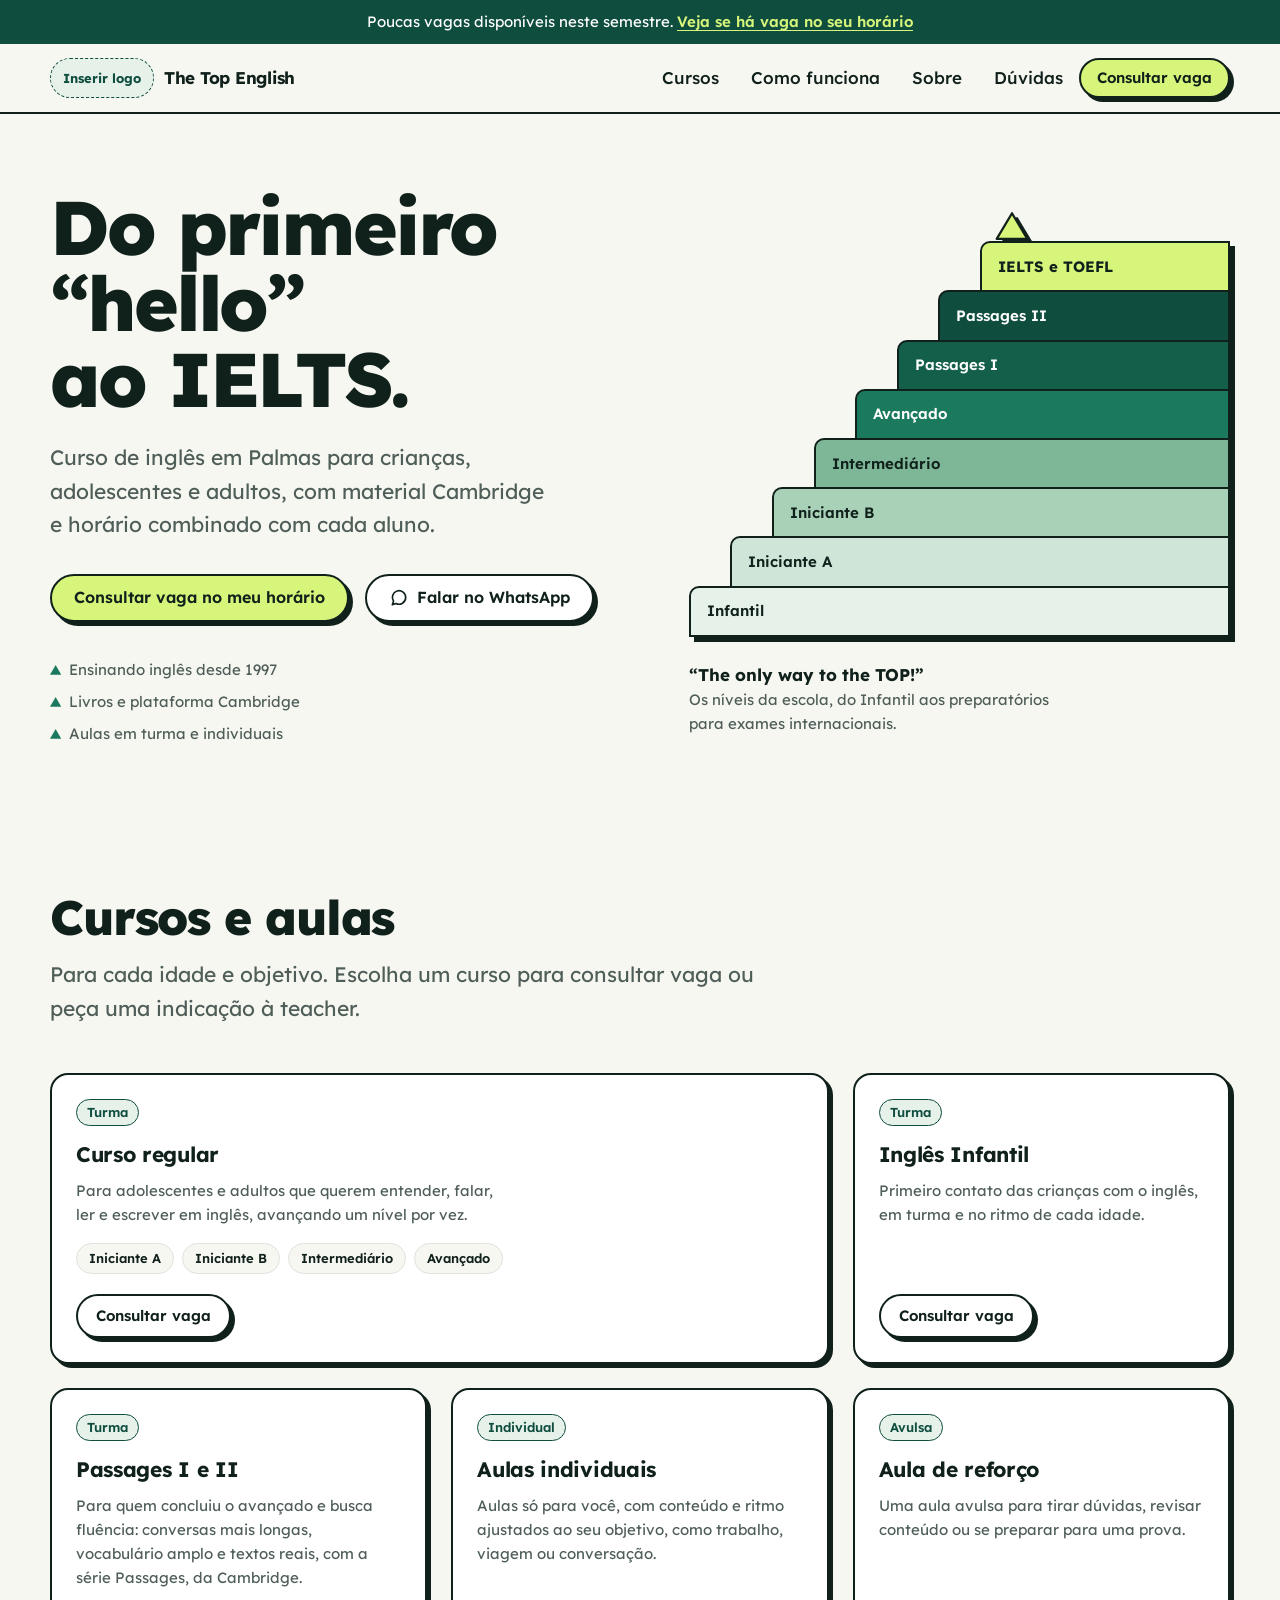
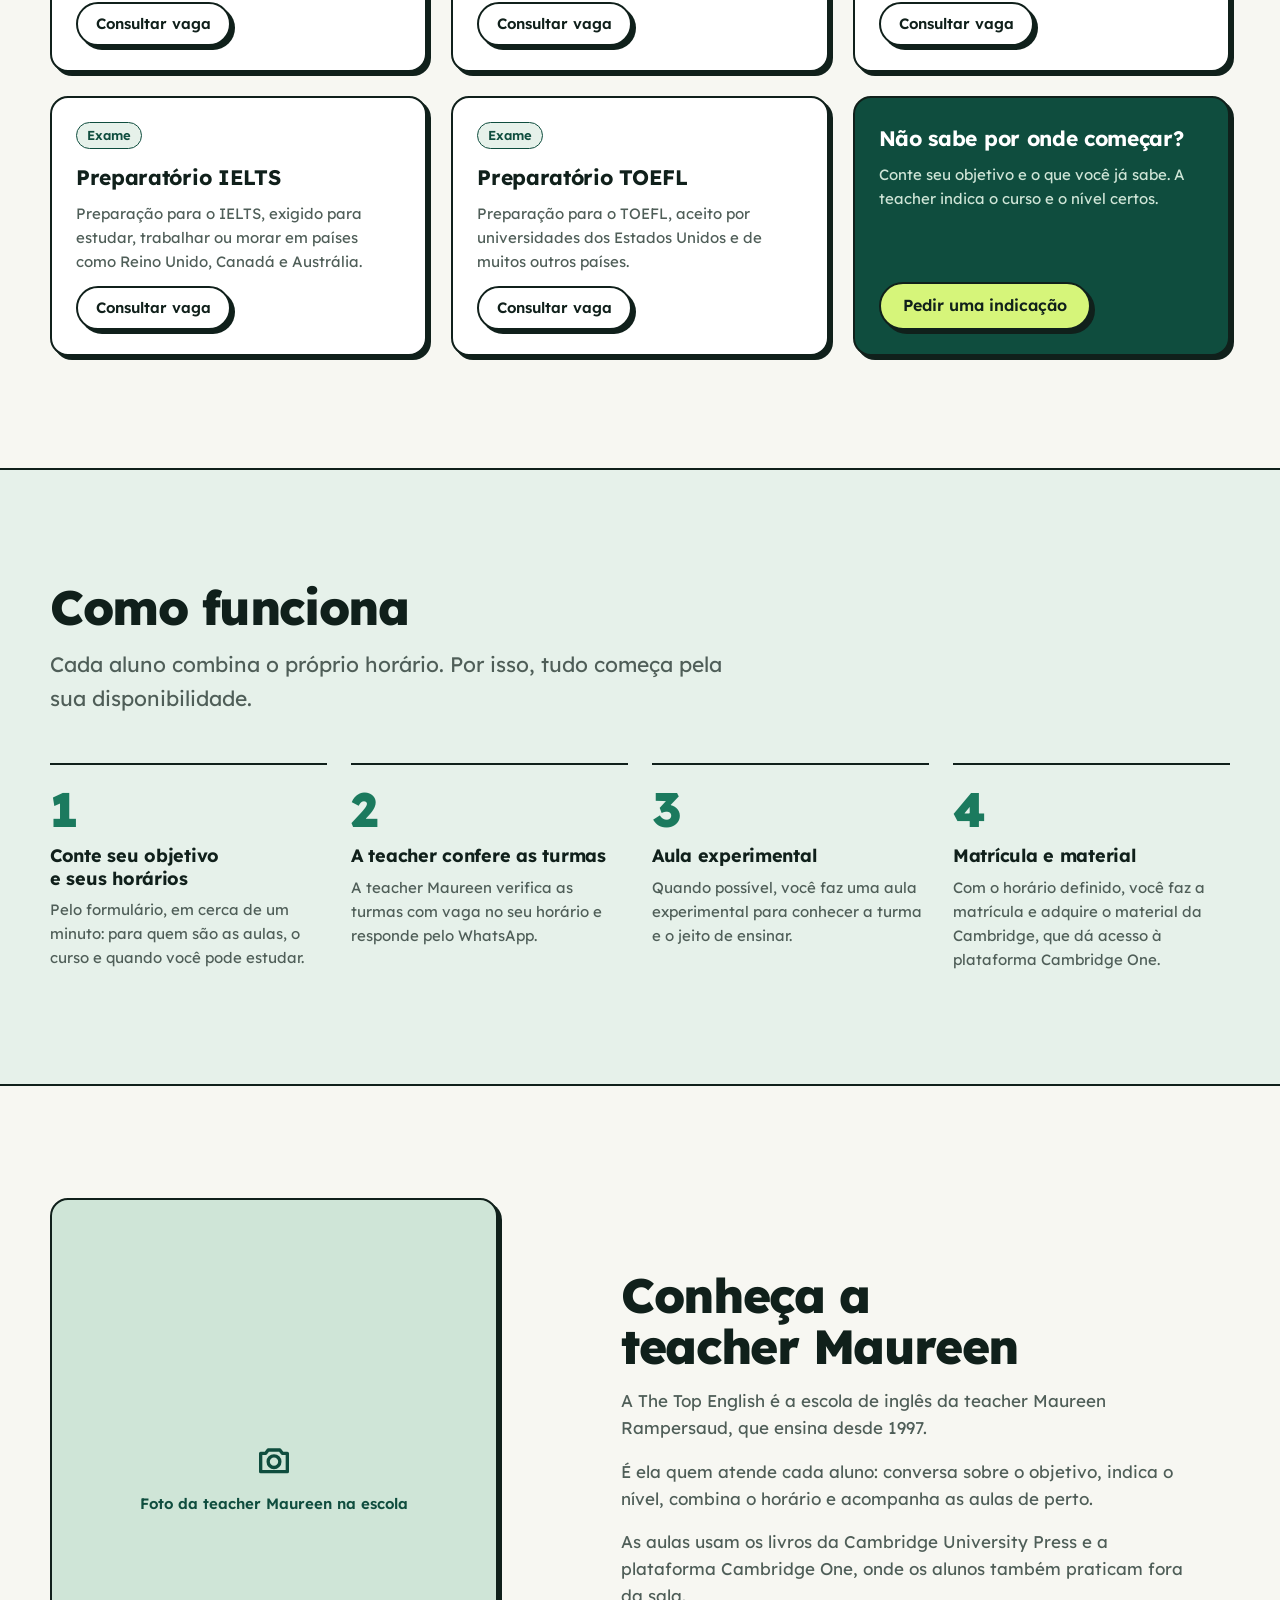
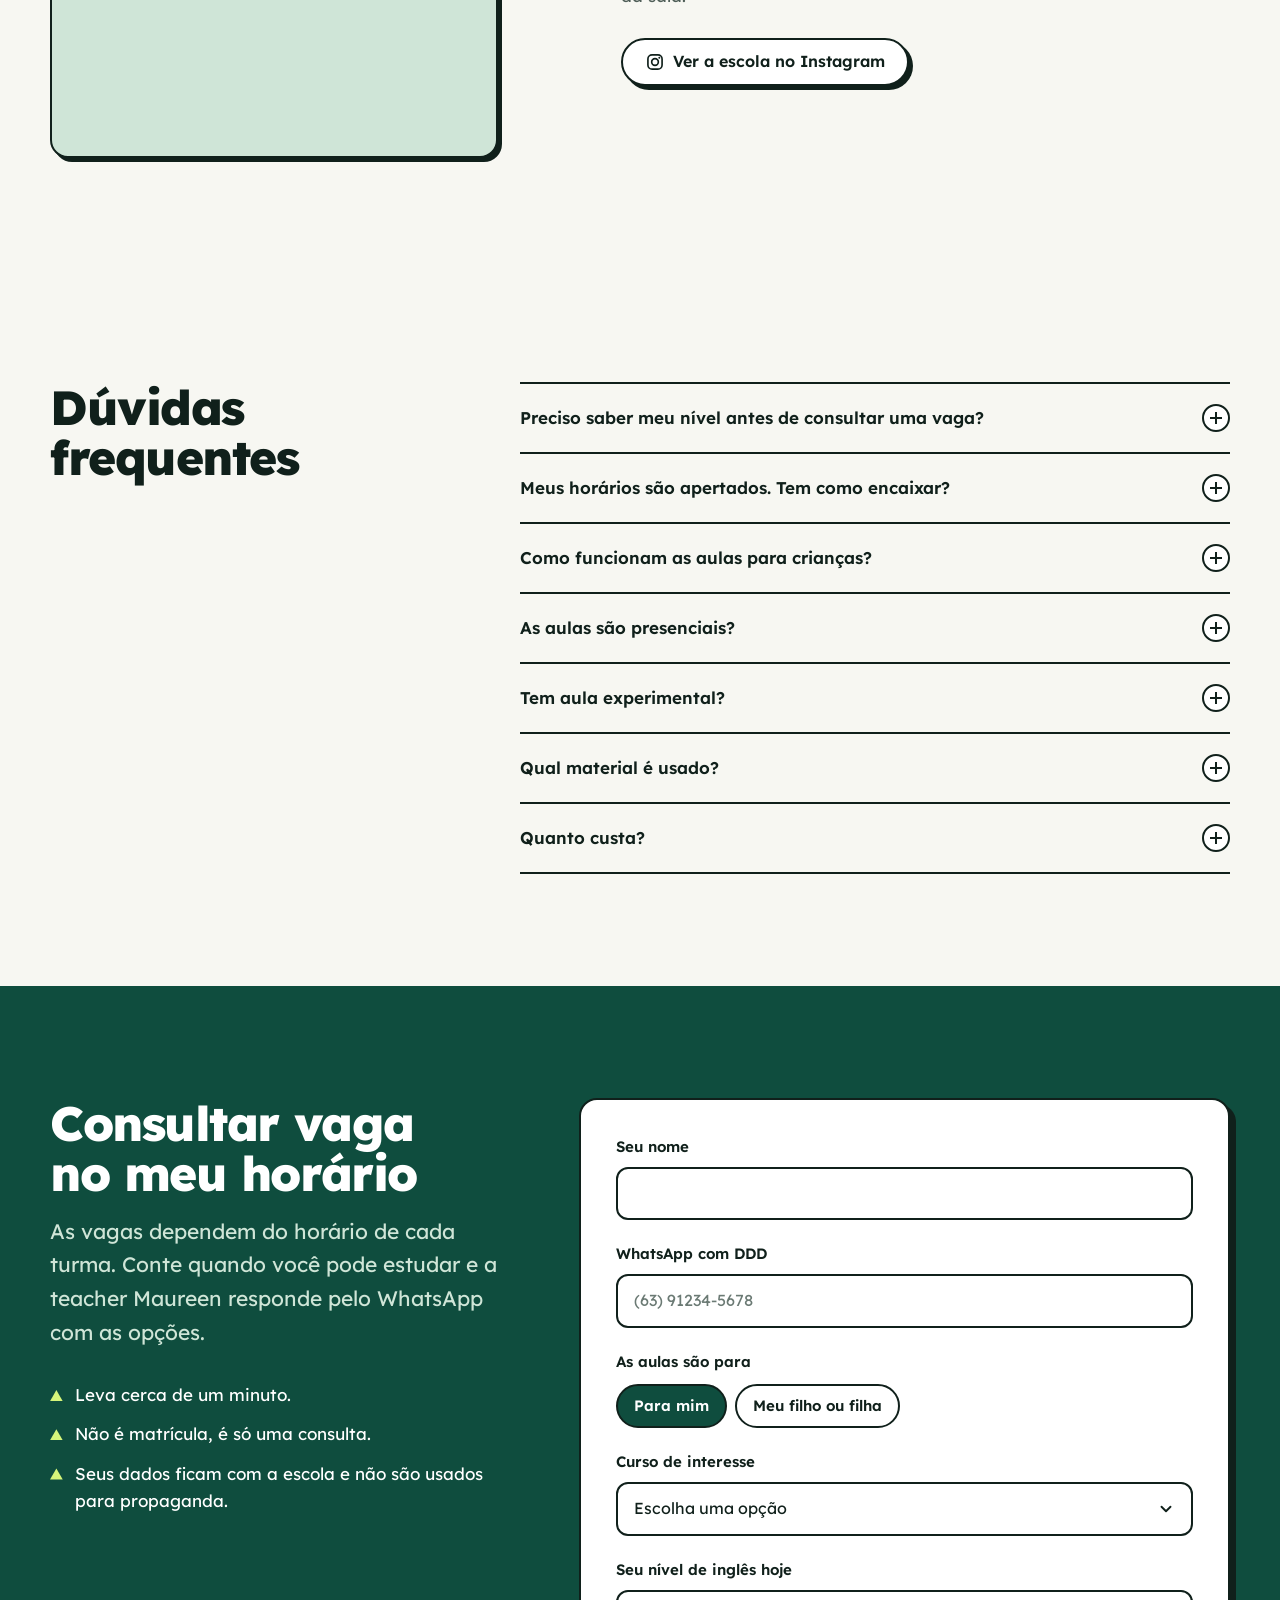
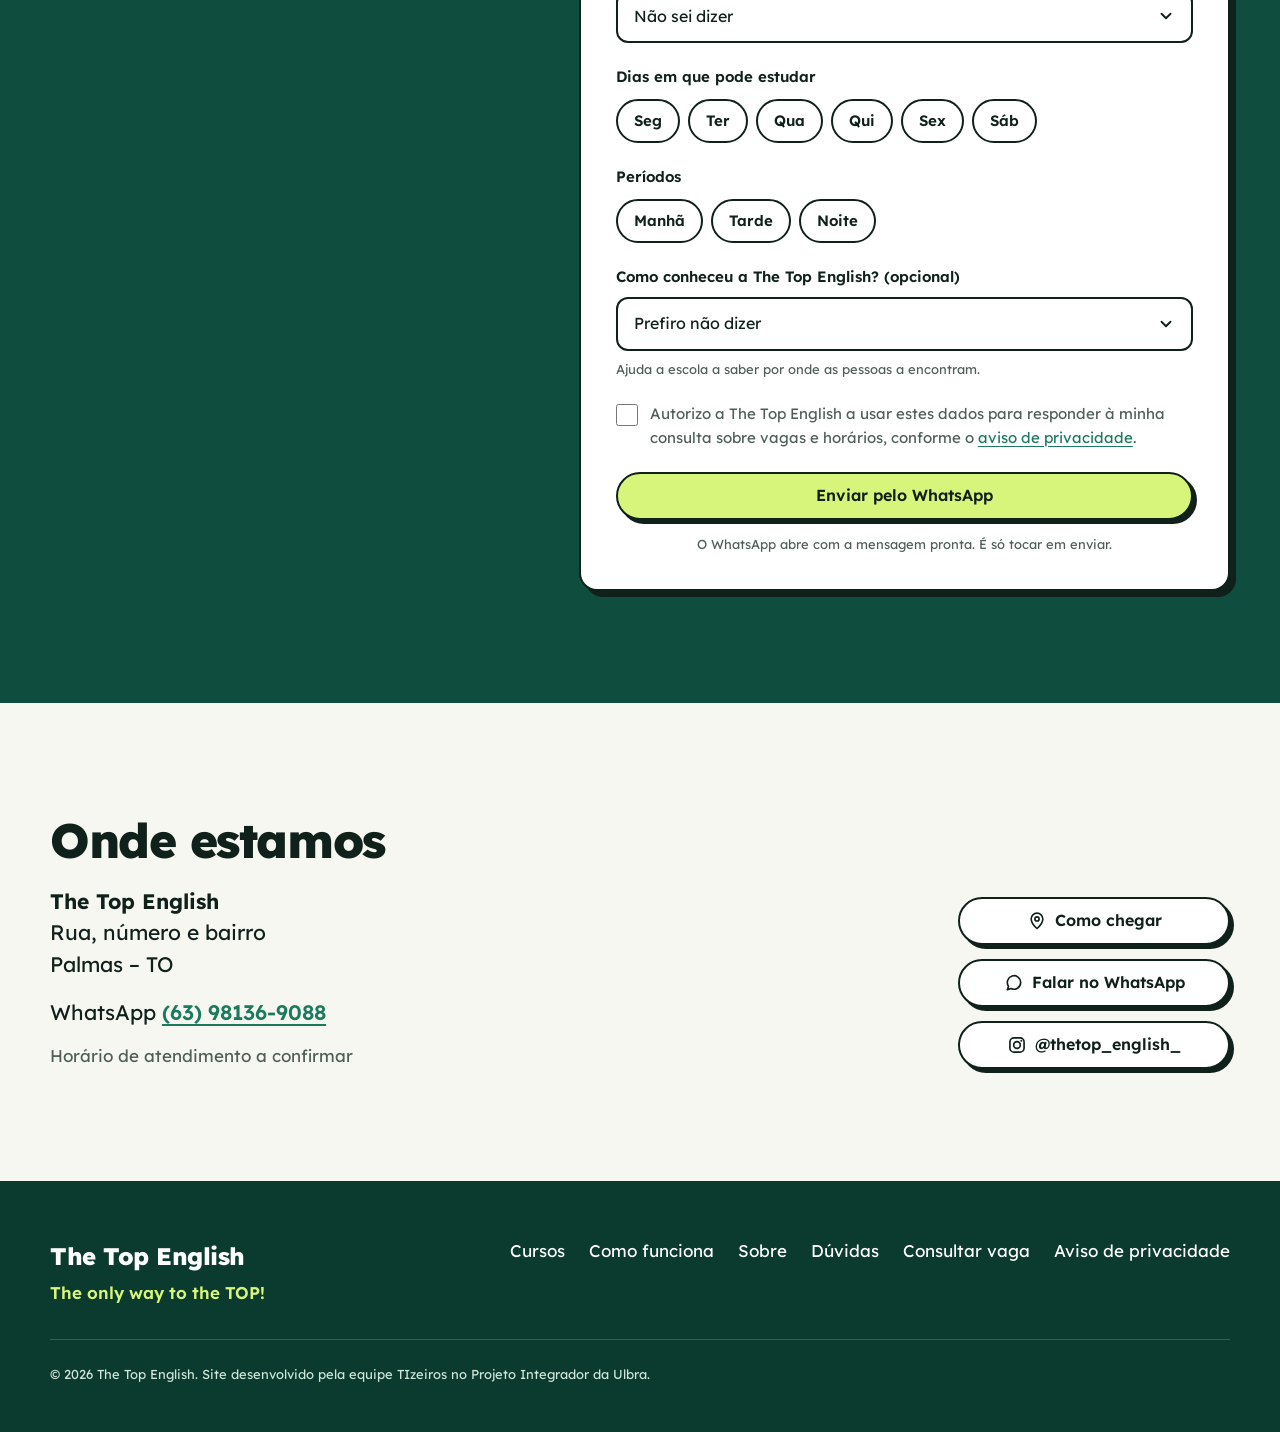
<file: index.html>
<!doctype html>
<html lang="pt-BR">
<head>
  <meta charset="utf-8">
  <meta name="viewport" content="width=device-width, initial-scale=1">
  <title>Curso de inglês em Palmas | The Top English</title>
  <meta name="description" content="Curso de inglês para crianças, adolescentes e adultos em Palmas, com material Cambridge, aulas individuais e preparatório para IELTS e TOEFL. Consulte vaga no seu horário.">
  <meta name="theme-color" content="#0f4d3e">
  <!-- Protótipo: pede ao Google para não indexar o site enquanto a Maureen não aprovar o conteúdo.
       APAGUE esta linha na versão final (README, "Antes de publicar"). -->
  <meta name="robots" content="noindex">
  <script>document.documentElement.classList.add('js');</script>

  <!-- Favicon: fazer a partir do logo original da escola (ver COMO-ATUALIZAR.md).
       Até lá, "data:," evita que o navegador procure um ícone que ainda não existe. -->
  <link rel="icon" href="data:,">
  <link rel="preload" href="assets/fonts/lexend-latin-wght-normal.woff2" as="font" type="font/woff2" crossorigin>
  <link rel="stylesheet" href="css/tokens.css">
  <link rel="stylesheet" href="css/styles.css">

  <!-- Compartilhamento (WhatsApp, Instagram, Facebook).
       Depois de definir o domínio, troque og:image por uma URL completa (https://...). -->
  <meta property="og:type" content="website">
  <meta property="og:locale" content="pt_BR">
  <meta property="og:site_name" content="The Top English">
  <meta property="og:title" content="The Top English | Curso de inglês em Palmas">
  <meta property="og:description" content="Do primeiro “hello” ao IELTS: inglês para crianças, adolescentes e adultos, com material Cambridge e horário combinado com você.">
  <meta property="og:image" content="assets/img/og-image.png">
  <meta property="og:image:width" content="1200">
  <meta property="og:image:height" content="630">

  <!-- Dados para o Google. O endereço entra aqui quando for confirmado (ver README). -->
  <script type="application/ld+json">
  {
    "@context": "https://schema.org",
    "@type": ["EducationalOrganization", "LocalBusiness"],
    "name": "The Top English",
    "telephone": "+55 63 98136-9088",
    "slogan": "The only way to the TOP!",
    "description": "Curso de inglês para crianças, adolescentes e adultos, aulas individuais e preparatório para IELTS e TOEFL.",
    "foundingDate": "1997",
    "areaServed": "Palmas, TO",
    "sameAs": ["https://www.instagram.com/thetop_english_/"]
  }
  </script>

  <script src="js/config.js" defer></script>
  <script src="js/main.js" defer></script>
</head>
<body>
  <a class="skip-link" href="#conteudo">Pular para o conteúdo</a>

  <!-- Barra de aviso: troque o texto para novidades e promoções. Para esconder, adicione o atributo hidden. -->
  <div class="notice">
    <p class="container notice__inner">Poucas vagas disponíveis neste semestre. <a href="#consultar">Veja se há vaga no seu horário</a></p>
  </div>

  <header class="site-header">
    <div class="container site-header__inner">
      <a class="brand" href="#topo">
        <!-- Espaço do logo: a equipe não tinha o arquivo original. Trocar pelo logo da escola (ver COMO-ATUALIZAR.md). -->
        <span class="brand__logo-slot" aria-hidden="true" data-confirmar="Logo original da escola">Inserir logo</span>
        <span class="brand__name">The Top English</span>
      </a>

      <nav class="site-nav" id="menu" aria-label="Principal">
        <ul class="site-nav__list">
          <li><a href="#cursos">Cursos</a></li>
          <li><a href="#como-funciona">Como funciona</a></li>
          <li><a href="#sobre">Sobre</a></li>
          <li><a href="#duvidas">Dúvidas</a></li>
          <li class="site-nav__cta"><a class="btn btn--primary" href="#consultar">Consultar vaga</a></li>
        </ul>
      </nav>

      <a class="btn btn--primary btn--sm site-header__cta" href="#consultar">Consultar vaga</a>

      <button class="menu-toggle" type="button" aria-expanded="false" aria-controls="menu">
        <span class="sr-only">Menu</span>
        <svg class="menu-toggle__open" viewBox="0 0 24 24" aria-hidden="true"><path d="M4 7h16M4 12h16M4 17h16" stroke="currentColor" stroke-width="2.25" stroke-linecap="round"/></svg>
        <svg class="menu-toggle__close" viewBox="0 0 24 24" aria-hidden="true"><path d="M6 6l12 12M18 6 6 18" stroke="currentColor" stroke-width="2.25" stroke-linecap="round"/></svg>
      </button>
    </div>
  </header>

  <main id="conteudo">

    <!-- Hero: o elemento marcante é a escada de níveis, que sobe até o TOP (lema da escola). -->
    <section class="hero" id="topo" aria-labelledby="hero-title">
      <div class="container hero__grid">
        <div class="hero__copy">
          <h1 class="hero__title" id="hero-title">Do primeiro “hello” ao IELTS.</h1>
          <p class="hero__lead">Curso de inglês em <span data-confirmar="Cidade da escola">Palmas</span> para crianças, adolescentes e adultos, com material Cambridge e horário combinado com cada aluno.</p>
          <div class="hero__actions">
            <a class="btn btn--primary" href="#consultar">Consultar vaga no meu horário</a>
            <a class="btn btn--ghost" href="#consultar" data-whatsapp>
              <svg class="icon" viewBox="0 0 24 24" aria-hidden="true"><path d="M20 11.5a8 8 0 0 1-11.6 7.1L4 20l1.4-4.2A8 8 0 1 1 20 11.5z" fill="none" stroke="currentColor" stroke-width="2" stroke-linejoin="round"/></svg>
              Falar no WhatsApp
            </a>
          </div>
          <ul class="facts">
            <li data-confirmar="Ano de início (o logo diz “since 1997”)">Ensinando inglês desde 1997</li>
            <li>Livros e plataforma Cambridge</li>
            <li>Aulas em turma e individuais</li>
          </ul>
        </div>

        <figure class="climb" aria-labelledby="climb-caption">
          <ol class="climb__steps">
            <li class="step" style="--i: 0">Infantil</li>
            <li class="step" style="--i: 1">Iniciante A</li>
            <li class="step" style="--i: 2">Iniciante B</li>
            <li class="step" style="--i: 3">Intermediário</li>
            <li class="step" style="--i: 4">Avançado</li>
            <li class="step" style="--i: 5">Passages I</li>
            <li class="step" style="--i: 6">Passages II</li>
            <li class="step step--top" style="--i: 7">
              <svg class="step__flag" viewBox="0 0 40 34" aria-hidden="true"><path d="M20 2.5 37 31H3z" fill="#d6f57a" stroke="#10201b" stroke-width="2.5" stroke-linejoin="round"/></svg>
              IELTS e TOEFL
            </li>
          </ol>
          <figcaption class="climb__caption" id="climb-caption">
            <strong>“The only way to the TOP!”</strong>
            Os níveis da escola, do Infantil aos preparatórios para exames internacionais.
          </figcaption>
        </figure>
      </div>
    </section>

    <!-- Cursos: cards sem preço. O botão de cada card abre o formulário com o curso já escolhido. -->
    <section class="section" id="cursos" aria-labelledby="cursos-title">
      <div class="container">
        <div class="section-head">
          <h2 id="cursos-title">Cursos e aulas</h2>
          <p>Para cada idade e objetivo. Escolha um curso para consultar vaga ou peça uma indicação à teacher.</p>
        </div>

        <ul class="services">
          <li class="service service--wide">
            <article class="service__card">
              <p class="service__format">Turma</p>
              <h3 class="service__name">Curso regular</h3>
              <p class="service__desc">Para adolescentes e adultos que querem entender, falar, ler e escrever em inglês, avançando um nível por vez.</p>
              <ul class="levels" aria-label="Níveis do curso regular">
                <li>Iniciante A</li>
                <li>Iniciante B</li>
                <li>Intermediário</li>
                <li>Avançado</li>
              </ul>
              <a class="btn btn--card" href="#consultar" data-servico="regular">Consultar vaga</a>
            </article>
          </li>
          <li class="service">
            <article class="service__card">
              <p class="service__format">Turma</p>
              <h3 class="service__name">Inglês Infantil</h3>
              <p class="service__desc" data-confirmar="Faixa de idade atendida">Primeiro contato das crianças com o inglês, em turma e no ritmo de cada idade.</p>
              <a class="btn btn--card" href="#consultar" data-servico="infantil">Consultar vaga</a>
            </article>
          </li>
          <li class="service">
            <article class="service__card">
              <p class="service__format">Turma</p>
              <h3 class="service__name">Passages I e II</h3>
              <p class="service__desc">Para quem concluiu o avançado e busca fluência: conversas mais longas, vocabulário amplo e textos reais, com a série Passages, da Cambridge.</p>
              <a class="btn btn--card" href="#consultar" data-servico="passages">Consultar vaga</a>
            </article>
          </li>
          <li class="service">
            <article class="service__card">
              <p class="service__format">Individual</p>
              <h3 class="service__name">Aulas individuais</h3>
              <p class="service__desc">Aulas só para você, com conteúdo e ritmo ajustados ao seu objetivo, como trabalho, viagem ou conversação.</p>
              <a class="btn btn--card" href="#consultar" data-servico="individual">Consultar vaga</a>
            </article>
          </li>
          <li class="service">
            <article class="service__card">
              <p class="service__format">Avulsa</p>
              <h3 class="service__name">Aula de reforço</h3>
              <p class="service__desc">Uma aula avulsa para tirar dúvidas, revisar conteúdo ou se preparar para uma prova.</p>
              <a class="btn btn--card" href="#consultar" data-servico="reforco">Consultar vaga</a>
            </article>
          </li>
          <li class="service">
            <article class="service__card">
              <p class="service__format">Exame</p>
              <h3 class="service__name">Preparatório IELTS</h3>
              <p class="service__desc">Preparação para o IELTS, exigido para estudar, trabalhar ou morar em países como Reino Unido, Canadá e Austrália.</p>
              <a class="btn btn--card" href="#consultar" data-servico="ielts">Consultar vaga</a>
            </article>
          </li>
          <li class="service">
            <article class="service__card">
              <p class="service__format">Exame</p>
              <h3 class="service__name">Preparatório TOEFL</h3>
              <p class="service__desc">Preparação para o TOEFL, aceito por universidades dos Estados Unidos e de muitos outros países.</p>
              <a class="btn btn--card" href="#consultar" data-servico="toefl">Consultar vaga</a>
            </article>
          </li>
          <li class="service service--help">
            <article class="service__card">
              <h3 class="service__name">Não sabe por onde começar?</h3>
              <p class="service__desc">Conte seu objetivo e o que você já sabe. A teacher indica o curso e o nível certos.</p>
              <a class="btn btn--primary" href="#consultar" data-servico="nao-sei">Pedir uma indicação</a>
            </article>
          </li>
        </ul>
      </div>
    </section>

    <!-- Como funciona: é uma sequência real (PI03), por isso os números. -->
    <section class="section section--tint" id="como-funciona" aria-labelledby="como-title">
      <div class="container">
        <div class="section-head">
          <h2 id="como-title">Como funciona</h2>
          <p>Cada aluno combina o próprio horário. Por isso, tudo começa pela sua disponibilidade.</p>
        </div>
        <ol class="steps">
          <li class="steps__item">
            <h3>Conte seu objetivo e seus horários</h3>
            <p>Pelo formulário, em cerca de um minuto: para quem são as aulas, o curso e quando você pode estudar.</p>
          </li>
          <li class="steps__item">
            <h3>A teacher confere as turmas</h3>
            <p>A teacher Maureen verifica as turmas com vaga no seu horário e responde pelo WhatsApp.</p>
          </li>
          <li class="steps__item" data-confirmar="A aula experimental é oferecida? É gratuita?">
            <h3>Aula experimental</h3>
            <p>Quando possível, você faz uma aula experimental para conhecer a turma e o jeito de ensinar.</p>
          </li>
          <li class="steps__item">
            <h3>Matrícula e material</h3>
            <p>Com o horário definido, você faz a matrícula e adquire o material da Cambridge, que dá acesso à plataforma Cambridge One.</p>
          </li>
        </ol>
      </div>
    </section>

    <section class="section" id="sobre" aria-labelledby="sobre-title">
      <div class="container about">
        <figure class="about__photo" data-confirmar="Foto da teacher Maureen na escola, com autorização">
          <svg class="icon icon--lg" viewBox="0 0 24 24" aria-hidden="true"><path d="M4 8h3l1.5-2h7L17 8h3v11H4z" fill="none" stroke="currentColor" stroke-width="2" stroke-linejoin="round"/><circle cx="12" cy="13" r="3.5" fill="none" stroke="currentColor" stroke-width="2"/></svg>
          <figcaption>Foto da teacher Maureen na escola</figcaption>
        </figure>
        <div class="about__text">
          <h2 id="sobre-title">Conheça a teacher Maureen</h2>
          <p data-confirmar="Grafia do nome e ano de início">A The Top English é a escola de inglês da teacher Maureen Rampersaud, que ensina desde 1997.</p>
          <p>É ela quem atende cada aluno: conversa sobre o objetivo, indica o nível, combina o horário e acompanha as aulas de perto.</p>
          <p>As aulas usam os livros da Cambridge University Press e a plataforma Cambridge One, onde os alunos também praticam fora da sala.</p>
          <a class="btn btn--ghost" href="https://www.instagram.com/thetop_english_/" target="_blank" rel="noopener" data-confirmar="Perfil do Instagram">
            <svg class="icon" viewBox="0 0 24 24" aria-hidden="true"><rect x="3.5" y="3.5" width="17" height="17" rx="5" fill="none" stroke="currentColor" stroke-width="2"/><circle cx="12" cy="12" r="4" fill="none" stroke="currentColor" stroke-width="2"/><circle cx="17.2" cy="6.8" r="1.2" fill="currentColor"/></svg>
            Ver a escola no Instagram
          </a>
        </div>
      </div>
    </section>

    <!-- Depoimentos: só publique depoimentos reais, com autorização por escrito.
         Para mostrar a seção, remova o atributo hidden e troque os textos abaixo. -->
    <section class="section" id="depoimentos" aria-labelledby="depoimentos-title" hidden>
      <div class="container">
        <div class="section-head">
          <h2 id="depoimentos-title">Quem estuda aqui</h2>
        </div>
        <ul class="quotes">
          <li class="quote">
            <blockquote><p>Texto do depoimento, com as palavras do aluno ou da família.</p></blockquote>
            <p class="quote__who">Nome do aluno, curso</p>
          </li>
          <li class="quote">
            <blockquote><p>Texto do depoimento, com as palavras do aluno ou da família.</p></blockquote>
            <p class="quote__who">Nome do aluno, curso</p>
          </li>
          <li class="quote">
            <blockquote><p>Texto do depoimento, com as palavras do aluno ou da família.</p></blockquote>
            <p class="quote__who">Nome do aluno, curso</p>
          </li>
        </ul>
      </div>
    </section>

    <section class="section" id="duvidas" aria-labelledby="duvidas-title">
      <div class="container faq">
        <div class="section-head">
          <h2 id="duvidas-title">Dúvidas frequentes</h2>
        </div>
        <div class="faq__list">
          <details class="faq__item">
            <summary>Preciso saber meu nível antes de consultar uma vaga?</summary>
            <p>Não. Se você já estudou inglês, a teacher avalia seu nível na conversa inicial e indica a turma certa.</p>
          </details>
          <details class="faq__item">
            <summary>Meus horários são apertados. Tem como encaixar?</summary>
            <p>Os horários são combinados com cada aluno. Informe no formulário os dias e períodos livres: a teacher verifica se há turma compatível ou possibilidade de encaixe.</p>
          </details>
          <details class="faq__item">
            <summary>Como funcionam as aulas para crianças?</summary>
            <p data-confirmar="Como as turmas infantis são organizadas">As turmas infantis são organizadas por idade. Informe a idade da criança no formulário e a teacher indica a turma adequada.</p>
          </details>
          <details class="faq__item">
            <summary>As aulas são presenciais?</summary>
            <p data-confirmar="Há também aulas online?">Sim, as aulas acontecem na escola, em Palmas.</p>
          </details>
          <details class="faq__item">
            <summary>Tem aula experimental?</summary>
            <p data-confirmar="Condições da aula experimental">Quando há vaga na turma, você pode fazer uma aula experimental antes de se matricular. Pergunte ao consultar a vaga.</p>
          </details>
          <details class="faq__item">
            <summary>Qual material é usado?</summary>
            <p>Os livros da Cambridge University Press, com acesso à plataforma Cambridge One. O material é adquirido na matrícula.</p>
          </details>
          <details class="faq__item">
            <summary>Quanto custa?</summary>
            <p>O valor depende do curso e do formato, em turma ou individual. O pagamento do semestre pode ser parcelado no boleto. Peça os valores pelo WhatsApp.</p>
          </details>
        </div>
      </div>
    </section>

    <!-- Formulário de captação: monta a mensagem e abre o WhatsApp; se a planilha estiver
         configurada em js/config.js, também registra o interessado (ver apps-script/Code.gs). -->
    <section class="section section--dark" id="consultar" aria-labelledby="consultar-title">
      <div class="container consult">
        <div class="consult__intro">
          <h2 id="consultar-title">Consultar vaga no meu horário</h2>
          <p>As vagas dependem do horário de cada turma. Conte quando você pode estudar e a teacher Maureen responde pelo WhatsApp com as opções.</p>
          <ul class="consult__notes">
            <li>Leva cerca de um minuto.</li>
            <li>Não é matrícula, é só uma consulta.</li>
            <li>Seus dados ficam com a escola e não são usados para propaganda.</li>
          </ul>
        </div>

        <div class="consult__panel">
          <noscript>
            <p class="form-noscript">Para consultar vaga, fale com a escola pelo Instagram <a href="https://www.instagram.com/thetop_english_/">@thetop_english_</a>.</p>
          </noscript>
          <form class="form" id="form-vaga" novalidate>
            <div class="field">
              <label for="f-nome">Seu nome</label>
              <input id="f-nome" name="nome" type="text" autocomplete="name" maxlength="80" required aria-describedby="f-nome-erro">
              <p class="field__error" id="f-nome-erro" hidden></p>
            </div>

            <div class="field">
              <label for="f-whatsapp">WhatsApp com DDD</label>
              <input id="f-whatsapp" name="whatsapp" type="tel" inputmode="tel" autocomplete="tel-national" placeholder="(63) 91234-5678" maxlength="16" required aria-describedby="f-whatsapp-erro">
              <p class="field__error" id="f-whatsapp-erro" hidden></p>
            </div>

            <fieldset class="field">
              <legend>As aulas são para</legend>
              <div class="chips">
                <label class="chip"><input type="radio" name="para" value="mim" checked><span>Para mim</span></label>
                <label class="chip"><input type="radio" name="para" value="filho"><span>Meu filho ou filha</span></label>
              </div>
            </fieldset>

            <div class="field" data-idade hidden>
              <label for="f-idade">Idade da criança</label>
              <input id="f-idade" name="idade" type="number" inputmode="numeric" min="2" max="17" aria-describedby="f-idade-erro">
              <p class="field__error" id="f-idade-erro" hidden></p>
            </div>

            <div class="field">
              <label for="f-servico">Curso de interesse</label>
              <select id="f-servico" name="servico" required aria-describedby="f-servico-erro">
                <option value="" selected disabled>Escolha uma opção</option>
                <option value="regular">Curso regular (Iniciante ao Avançado)</option>
                <option value="infantil">Inglês Infantil</option>
                <option value="passages">Passages I e II</option>
                <option value="individual">Aulas individuais</option>
                <option value="reforco">Aula de reforço</option>
                <option value="ielts">Preparatório IELTS</option>
                <option value="toefl">Preparatório TOEFL</option>
                <option value="nao-sei">Ainda não sei</option>
              </select>
              <p class="field__error" id="f-servico-erro" hidden></p>
            </div>

            <div class="field">
              <label for="f-nivel">Seu nível de inglês hoje</label>
              <select id="f-nivel" name="nivel">
                <option value="Não sei dizer">Não sei dizer</option>
                <option value="Nunca estudei">Nunca estudei</option>
                <option value="Básico">Básico</option>
                <option value="Intermediário">Intermediário</option>
                <option value="Avançado">Avançado</option>
              </select>
            </div>

            <fieldset class="field" data-grupo="dias" aria-describedby="f-dias-erro">
              <legend>Dias em que pode estudar</legend>
              <div class="chips">
                <label class="chip"><input type="checkbox" name="dias" value="segunda"><span aria-hidden="true">Seg</span><span class="sr-only">Segunda</span></label>
                <label class="chip"><input type="checkbox" name="dias" value="terça"><span aria-hidden="true">Ter</span><span class="sr-only">Terça</span></label>
                <label class="chip"><input type="checkbox" name="dias" value="quarta"><span aria-hidden="true">Qua</span><span class="sr-only">Quarta</span></label>
                <label class="chip"><input type="checkbox" name="dias" value="quinta"><span aria-hidden="true">Qui</span><span class="sr-only">Quinta</span></label>
                <label class="chip"><input type="checkbox" name="dias" value="sexta"><span aria-hidden="true">Sex</span><span class="sr-only">Sexta</span></label>
                <label class="chip"><input type="checkbox" name="dias" value="sábado"><span aria-hidden="true">Sáb</span><span class="sr-only">Sábado</span></label>
              </div>
              <p class="field__error" id="f-dias-erro" hidden></p>
            </fieldset>

            <fieldset class="field" data-grupo="periodos" aria-describedby="f-periodos-erro">
              <legend>Períodos</legend>
              <div class="chips">
                <label class="chip"><input type="checkbox" name="periodos" value="manhã"><span>Manhã</span></label>
                <label class="chip"><input type="checkbox" name="periodos" value="tarde"><span>Tarde</span></label>
                <label class="chip"><input type="checkbox" name="periodos" value="noite"><span>Noite</span></label>
              </div>
              <p class="field__error" id="f-periodos-erro" hidden></p>
            </fieldset>

            <div class="field">
              <label for="f-origem">Como conheceu a The Top English? (opcional)</label>
              <select id="f-origem" name="origem" aria-describedby="f-origem-dica">
                <option value="" selected>Prefiro não dizer</option>
                <option value="Google">Pesquisa no Google</option>
                <option value="Instagram">Instagram</option>
                <option value="Indicação">Indicação de alguém</option>
                <option value="Fachada">Passei em frente à escola</option>
                <option value="Outro">Outro</option>
              </select>
              <p class="field__hint" id="f-origem-dica">Ajuda a escola a saber por onde as pessoas a encontram.</p>
            </div>

            <!-- Campo-armadilha contra robôs: fica invisível para pessoas. -->
            <div class="field field--trap" aria-hidden="true">
              <label for="f-website">Deixe este campo vazio</label>
              <input id="f-website" name="website" type="text" tabindex="-1" autocomplete="off">
            </div>

            <div class="field">
              <label class="check">
                <input type="checkbox" name="consentimento" id="f-consentimento" required aria-describedby="f-consentimento-erro">
                <span>Autorizo a The Top English a usar estes dados para responder à minha consulta sobre vagas e horários, conforme o <a href="privacidade.html">aviso de privacidade</a>.</span>
              </label>
              <p class="field__error" id="f-consentimento-erro" hidden></p>
            </div>

            <button class="btn btn--primary btn--block" type="submit">Enviar pelo WhatsApp</button>
            <p class="form__hint">O WhatsApp abre com a mensagem pronta. É só tocar em enviar.</p>
          </form>

          <div class="form-done" id="form-done" tabindex="-1" hidden>
            <svg class="form-done__icon" viewBox="0 0 24 24" aria-hidden="true"><path d="M5 12.5l4.5 4.5L19 7.5" fill="none" stroke="currentColor" stroke-width="2.5" stroke-linecap="round" stroke-linejoin="round"/></svg>
            <h3>Sua mensagem está pronta no WhatsApp</h3>
            <p>Confira e toque em enviar. A teacher Maureen responde por lá.</p>
            <p class="form-done__fallback">O WhatsApp não abriu? <a href="#" data-done-link target="_blank" rel="noopener">Abrir a mensagem</a></p>
            <p class="form-done__warning" data-done-warning hidden>O número de WhatsApp da escola ainda não foi configurado em js/config.js.</p>
            <button class="btn btn--ghost" type="button" data-form-reset>Fazer outra consulta</button>
          </div>
        </div>
      </div>
    </section>

    <section class="section" id="onde-estamos" aria-labelledby="onde-title">
      <div class="container place">
        <div class="place__info">
          <h2 id="onde-title">Onde estamos</h2>
          <address class="place__address">
            <strong>The Top English</strong><br>
            <span data-confirmar="Endereço completo: rua, número, bairro e CEP">Rua, número e bairro</span><br>
            <span data-confirmar="Cidade">Palmas – TO</span>
          </address>
          <p class="place__phone">WhatsApp <a href="https://wa.me/5563981369088" data-whatsapp>(63) 98136-9088</a></p>
          <p class="place__hours" data-confirmar="Horário de atendimento">Horário de atendimento a confirmar</p>
        </div>
        <div class="place__actions">
          <a class="btn btn--ghost" href="https://www.google.com/maps/search/?api=1&amp;query=The%20Top%20English%20Palmas%20TO" target="_blank" rel="noopener" data-confirmar="Trocar pelo link do endereço no Google Maps">
            <svg class="icon" viewBox="0 0 24 24" aria-hidden="true"><path d="M12 21s-7-6.2-7-11.5a7 7 0 0 1 14 0C19 14.8 12 21 12 21z" fill="none" stroke="currentColor" stroke-width="2"/><circle cx="12" cy="9.5" r="2.5" fill="none" stroke="currentColor" stroke-width="2"/></svg>
            Como chegar
          </a>
          <a class="btn btn--ghost" href="#consultar" data-whatsapp>
            <svg class="icon" viewBox="0 0 24 24" aria-hidden="true"><path d="M20 11.5a8 8 0 0 1-11.6 7.1L4 20l1.4-4.2A8 8 0 1 1 20 11.5z" fill="none" stroke="currentColor" stroke-width="2" stroke-linejoin="round"/></svg>
            Falar no WhatsApp
          </a>
          <a class="btn btn--ghost" href="https://www.instagram.com/thetop_english_/" target="_blank" rel="noopener">
            <svg class="icon" viewBox="0 0 24 24" aria-hidden="true"><rect x="3.5" y="3.5" width="17" height="17" rx="5" fill="none" stroke="currentColor" stroke-width="2"/><circle cx="12" cy="12" r="4" fill="none" stroke="currentColor" stroke-width="2"/><circle cx="17.2" cy="6.8" r="1.2" fill="currentColor"/></svg>
            @thetop_english_
          </a>
        </div>
      </div>
    </section>
  </main>

  <footer class="site-footer">
    <div class="container site-footer__inner">
      <div class="site-footer__brand">
        <p class="site-footer__name">The Top English</p>
        <p class="site-footer__slogan">The only way to the TOP!</p>
      </div>
      <nav class="site-footer__nav" aria-label="Rodapé">
        <ul>
          <li><a href="#cursos">Cursos</a></li>
          <li><a href="#como-funciona">Como funciona</a></li>
          <li><a href="#sobre">Sobre</a></li>
          <li><a href="#duvidas">Dúvidas</a></li>
          <li><a href="#consultar">Consultar vaga</a></li>
          <li><a href="privacidade.html">Aviso de privacidade</a></li>
        </ul>
      </nav>
      <p class="site-footer__credit">© <span data-ano>2026</span> The Top English. Site desenvolvido pela equipe TIzeiros no Projeto Integrador da Ulbra.</p>
    </div>
  </footer>

  <a class="float-whatsapp is-hidden" href="#consultar" data-whatsapp>
    <svg class="icon" viewBox="0 0 24 24" aria-hidden="true"><path d="M20 11.5a8 8 0 0 1-11.6 7.1L4 20l1.4-4.2A8 8 0 1 1 20 11.5z" fill="none" stroke="currentColor" stroke-width="2" stroke-linejoin="round"/></svg>
    WhatsApp
  </a>
</body>
</html>
</file>
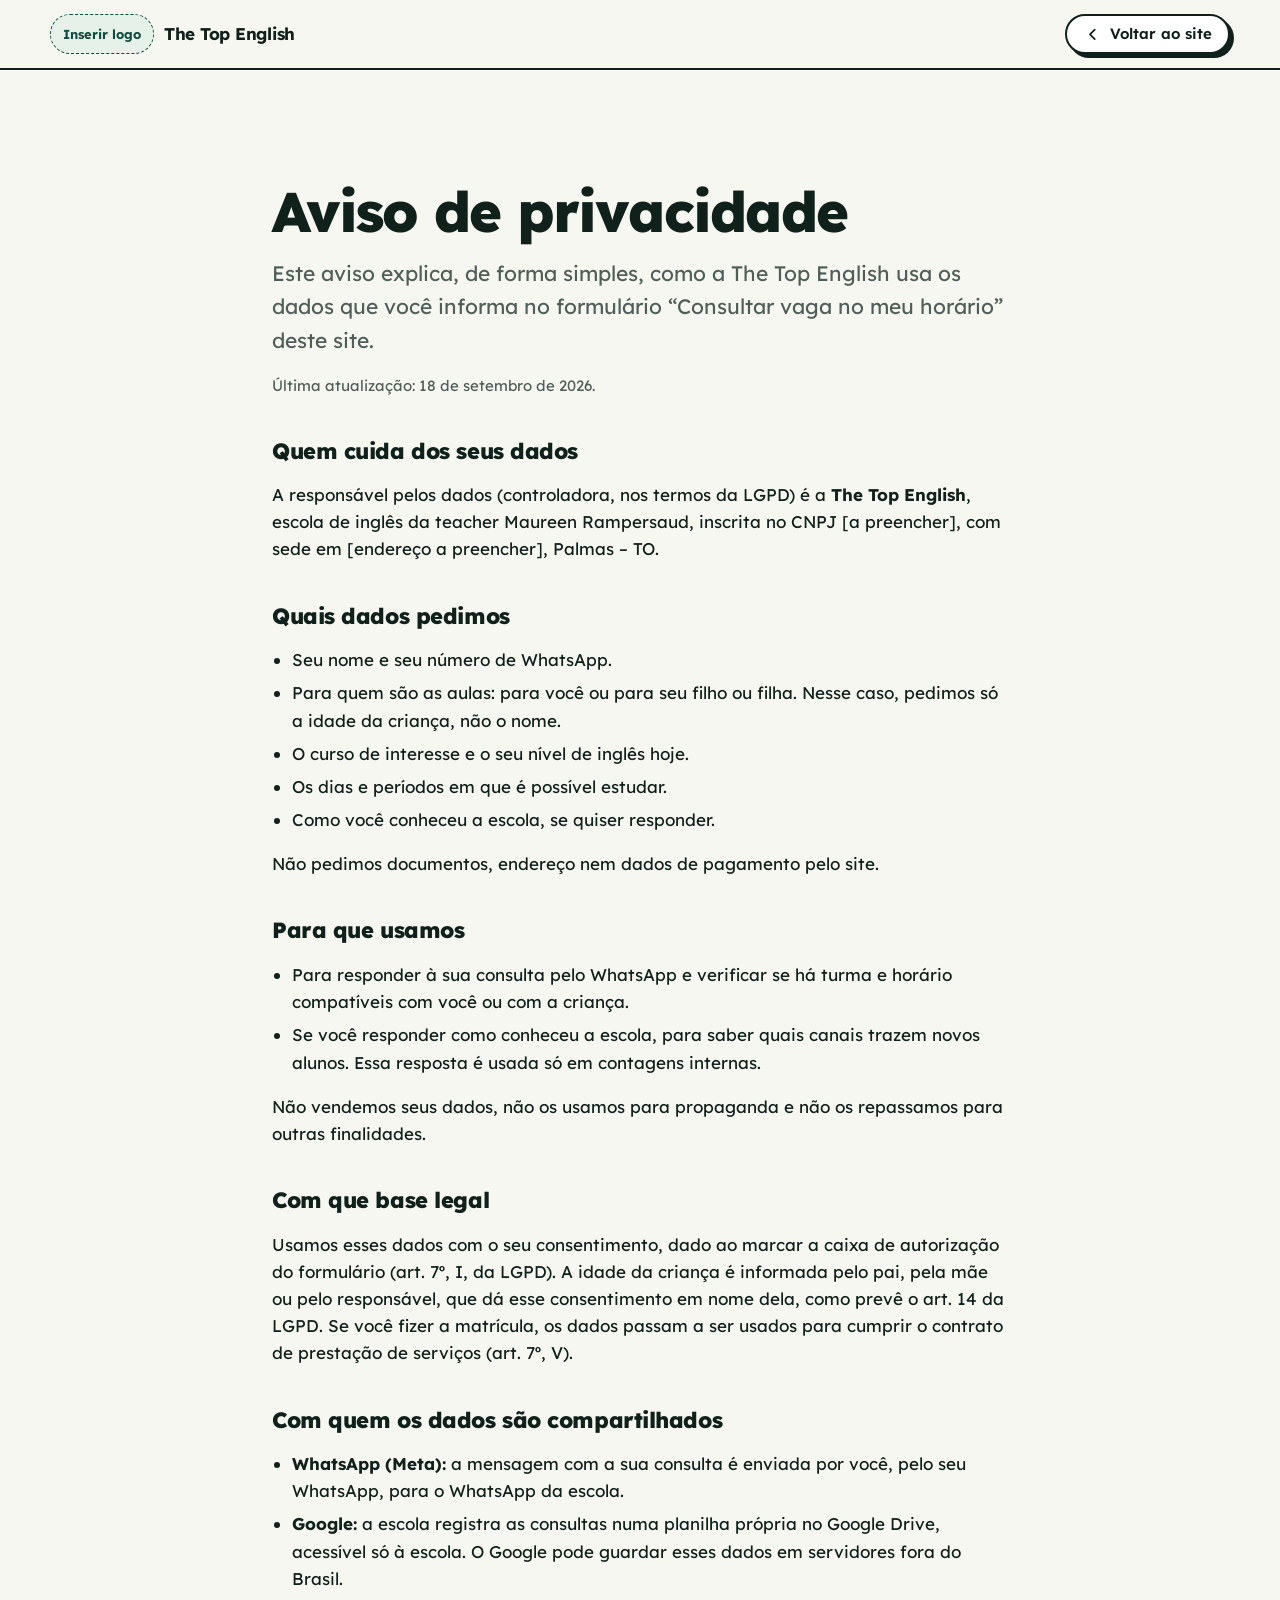
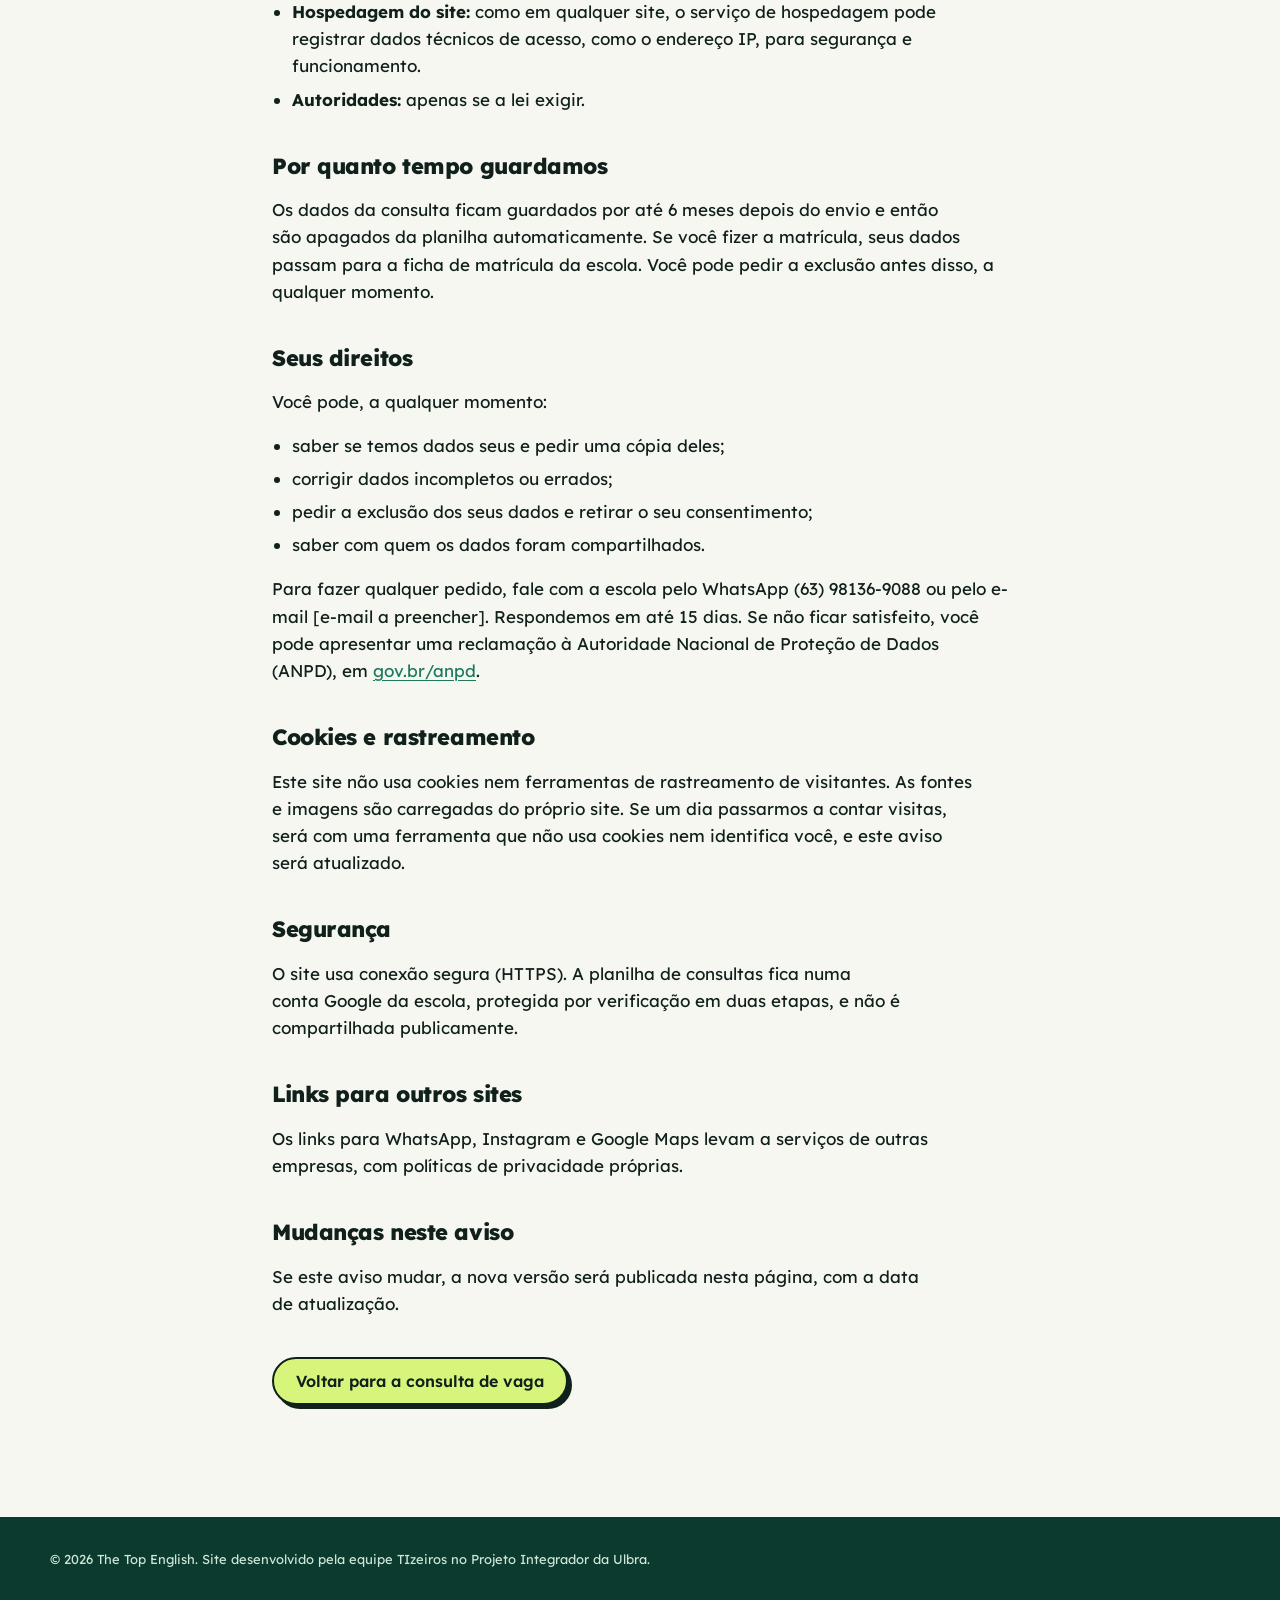
<file: privacidade.html>
<!doctype html>
<html lang="pt-BR">
<head>
  <meta charset="utf-8">
  <meta name="viewport" content="width=device-width, initial-scale=1">
  <title>Aviso de privacidade | The Top English</title>
  <meta name="description" content="Como a The Top English usa os dados informados no formulário de consulta de vaga do site.">
  <meta name="theme-color" content="#0f4d3e">
  <!-- Protótipo: APAGUE esta linha na versão final, junto com a do index.html. -->
  <meta name="robots" content="noindex">
  <script>document.documentElement.classList.add('js');</script>
  <link rel="icon" href="data:,">
  <link rel="preload" href="assets/fonts/lexend-latin-wght-normal.woff2" as="font" type="font/woff2" crossorigin>
  <link rel="stylesheet" href="css/tokens.css">
  <link rel="stylesheet" href="css/styles.css">
  <script src="js/config.js" defer></script>
  <script src="js/main.js" defer></script>
</head>
<body>
  <a class="skip-link" href="#conteudo">Pular para o conteúdo</a>

  <header class="site-header">
    <div class="container site-header__inner">
      <a class="brand" href="index.html">
        <span class="brand__logo-slot" aria-hidden="true" data-confirmar="Logo original da escola">Inserir logo</span>
        <span class="brand__name">The Top English</span>
      </a>
      <a class="btn btn--ghost btn--sm btn--back" href="index.html">
        <svg class="icon" viewBox="0 0 24 24" aria-hidden="true"><path d="M15 6l-6 6 6 6" fill="none" stroke="currentColor" stroke-width="2.25" stroke-linecap="round" stroke-linejoin="round"/></svg>
        <span class="btn__label">Voltar ao site</span>
      </a>
    </div>
  </header>

  <!--
    Aviso de privacidade (LGPD, Lei nº 13.709/2018).
    Ao mudar este texto, atualize a data abaixo E o campo versaoAviso em js/config.js.
    Itens com data-confirmar precisam ser preenchidos com a escola antes de publicar (veja ?revisar).
  -->
  <main id="conteudo" class="section">
    <article class="container legal">
      <h1>Aviso de privacidade</h1>
      <p class="legal__lead">Este aviso explica, de forma simples, como a The Top English usa os dados que você informa no formulário “Consultar vaga no meu horário” deste site.</p>
      <p class="legal__meta">Última atualização: 18 de setembro de 2026.</p>

      <h2>Quem cuida dos seus dados</h2>
      <p>A responsável pelos dados (controladora, nos termos da LGPD) é a <strong>The Top English</strong>, escola de inglês da teacher <span data-confirmar="Nome completo da responsável">Maureen Rampersaud</span>, inscrita no <span data-confirmar="CNPJ do MEI">CNPJ [a preencher]</span>, com sede em <span data-confirmar="Endereço completo da escola">[endereço a preencher], Palmas – TO</span>.</p>

      <h2>Quais dados pedimos</h2>
      <ul>
        <li>Seu nome e seu número de WhatsApp.</li>
        <li>Para quem são as aulas: para você ou para seu filho ou filha. Nesse caso, pedimos só a idade da criança, não o nome.</li>
        <li>O curso de interesse e o seu nível de inglês hoje.</li>
        <li>Os dias e períodos em que é possível estudar.</li>
        <li>Como você conheceu a escola, se quiser responder.</li>
      </ul>
      <p>Não pedimos documentos, endereço nem dados de pagamento pelo site.</p>

      <h2>Para que usamos</h2>
      <ul>
        <li>Para responder à sua consulta pelo WhatsApp e verificar se há turma e horário compatíveis com você ou com a criança.</li>
        <li>Se você responder como conheceu a escola, para saber quais canais trazem novos alunos. Essa resposta é usada só em contagens internas.</li>
      </ul>
      <p>Não vendemos seus dados, não os usamos para propaganda e não os repassamos para outras finalidades.</p>

      <h2>Com que base legal</h2>
      <p>Usamos esses dados com o seu consentimento, dado ao marcar a caixa de autorização do formulário (art. 7º, I, da LGPD). A idade da criança é informada pelo pai, pela mãe ou pelo responsável, que dá esse consentimento em nome dela, como prevê o art. 14 da LGPD. Se você fizer a matrícula, os dados passam a ser usados para cumprir o contrato de prestação de serviços (art. 7º, V).</p>

      <h2>Com quem os dados são compartilhados</h2>
      <ul>
        <li><strong>WhatsApp (Meta):</strong> a mensagem com a sua consulta é enviada por você, pelo seu WhatsApp, para o WhatsApp da escola.</li>
        <li><strong>Google:</strong> a escola registra as consultas numa planilha própria no Google Drive, acessível só à escola. O Google pode guardar esses dados em servidores fora do Brasil.</li>
        <li><strong>Hospedagem do site:</strong> como em qualquer site, o serviço de hospedagem pode registrar dados técnicos de acesso, como o endereço IP, para segurança e funcionamento.</li>
        <li><strong>Autoridades:</strong> apenas se a lei exigir.</li>
      </ul>

      <h2>Por quanto tempo guardamos</h2>
      <p>Os dados da consulta ficam guardados por até 6 meses depois do envio e então são apagados da planilha automaticamente. Se você fizer a matrícula, seus dados passam para a ficha de matrícula da escola. Você pode pedir a exclusão antes disso, a qualquer momento.</p>

      <h2>Seus direitos</h2>
      <p>Você pode, a qualquer momento:</p>
      <ul>
        <li>saber se temos dados seus e pedir uma cópia deles;</li>
        <li>corrigir dados incompletos ou errados;</li>
        <li>pedir a exclusão dos seus dados e retirar o seu consentimento;</li>
        <li>saber com quem os dados foram compartilhados.</li>
      </ul>
      <p>Para fazer qualquer pedido, fale com a escola pelo WhatsApp (63) 98136-9088 ou pelo e-mail <span data-confirmar="E-mail de contato da escola">[e-mail a preencher]</span>. Respondemos em até 15 dias. Se não ficar satisfeito, você pode apresentar uma reclamação à Autoridade Nacional de Proteção de Dados (ANPD), em <a href="https://www.gov.br/anpd" target="_blank" rel="noopener">gov.br/anpd</a>.</p>

      <h2>Cookies e rastreamento</h2>
      <p>Este site não usa cookies nem ferramentas de rastreamento de visitantes. As fontes e imagens são carregadas do próprio site. Se um dia passarmos a contar visitas, será com uma ferramenta que não usa cookies nem identifica você, e este aviso será atualizado.</p>

      <h2>Segurança</h2>
      <p>O site usa conexão segura (HTTPS). A planilha de consultas fica numa conta Google da escola, protegida por <span data-confirmar="Ativar a verificação em duas etapas na conta Google da escola">verificação em duas etapas</span>, e não é compartilhada publicamente.</p>

      <h2>Links para outros sites</h2>
      <p>Os links para WhatsApp, Instagram e Google Maps levam a serviços de outras empresas, com políticas de privacidade próprias.</p>

      <h2>Mudanças neste aviso</h2>
      <p>Se este aviso mudar, a nova versão será publicada nesta página, com a data de atualização.</p>

      <p class="legal__back"><a class="btn btn--primary" href="index.html#consultar">Voltar para a consulta de vaga</a></p>
    </article>
  </main>

  <footer class="site-footer site-footer--simple">
    <div class="container site-footer__inner">
      <p class="site-footer__credit">© <span data-ano>2026</span> The Top English. Site desenvolvido pela equipe TIzeiros no Projeto Integrador da Ulbra.</p>
    </div>
  </footer>
</body>
</html>
</file>
<file: css/tokens.css>
/*
  The Top English: design tokens
  Fonte única de verdade para cores, tipografia, espaços e forma.
  Mudou uma cor aqui, muda no site inteiro.

  Contraste (WCAG AA, mínimo 4,5:1 para texto) conferido para todos os pares usados:
  ink/paper 15,7 · muted/paper 6,4 · green-600/paper 4,9 · branco/green-800 9,8
  lime/green-800 8,0 · ink/lime 13,8. Nunca use lime como cor de texto em fundo claro (1,1:1).
*/

@font-face {
  font-family: "Lexend";
  src: url("../assets/fonts/lexend-latin-wght-normal.woff2") format("woff2");
  font-weight: 100 900;
  font-style: normal;
  font-display: swap;
}

:root {
  /* Cores base */
  --paper: #f7f7f2;
  --white: #ffffff;
  --ink: #10201b;
  --muted: #4f5e58;
  --line: #dde3dd;

  /* Verdes da escola (claro → escuro) */
  --green-50: #e6f1ea;
  --green-100: #cfe5d7;
  --green-200: #a9d1b8;
  --green-300: #7db797;
  --green-600: #1b7a5e;
  --green-700: #135f4a;
  --green-800: #0f4d3e;
  --green-900: #0b3a2f;

  /* Ação: lime só em botões e no topo da escada */
  --lime: #d6f57a;
  --lime-hover: #c9ee5e;

  /* Estados */
  --danger: #b42318;
  --review: #d9480f;

  /* Tipografia: uma família só (Lexend, criada para facilitar a leitura) */
  --font: "Lexend", system-ui, -apple-system, "Segoe UI", Roboto, sans-serif;
  --text-xs: 0.8125rem;
  --text-sm: 0.9375rem;
  --text-base: 1.0625rem;
  --text-lg: clamp(1.125rem, 1.05rem + 0.35vw, 1.3125rem);
  --text-h3: 1.3125rem;
  --text-h2: clamp(2rem, 1.35rem + 2.4vw, 3rem);
  --text-h1: clamp(2.75rem, 1.6rem + 4.6vw, 4.75rem);

  /* Espaços */
  --gutter: 1rem;
  --section-y: clamp(4rem, 3rem + 5vw, 7.5rem);
  --container: 1180px;

  /* Forma e profundidade: só sombra dura, nada de vidro ou desfoque */
  --radius-pill: 999px;
  --radius-card: 18px;
  --radius-field: 12px;
  --radius-step: 10px;
  --stroke: 2px;
  --border: var(--stroke) solid var(--ink);
  --shadow: 4px 4px 0 var(--ink);
  --shadow-lift: 6px 6px 0 var(--ink);
  --shadow-press: 1px 1px 0 var(--ink);

  /* Escada de níveis (hero) */
  --step-x: clamp(1.05rem, 0.4rem + 3.2vw, 2.6rem);
  --step-h: clamp(2.75rem, 2.4rem + 1vw, 3.25rem);
}

@media (min-width: 640px) {
  :root { --gutter: 1.5rem; }
}

@media (min-width: 1024px) {
  :root { --gutter: 2rem; }
}
</file>
<file: css/styles.css>
/*
  The Top English: estilos do site (mobile-first).
  As cores, fontes e medidas vêm de css/tokens.css.
  Ordem: base → componentes → seções → estados → movimento.
*/

/* ---------- Base ---------- */

*,
*::before,
*::after {
  box-sizing: border-box;
}

[hidden] {
  display: none !important;
}

html {
  -webkit-text-size-adjust: 100%;
  text-size-adjust: 100%;
}

body {
  margin: 0;
  font-family: var(--font);
  font-size: var(--text-base);
  line-height: 1.6;
  color: var(--ink);
  background: var(--paper);
  -webkit-font-smoothing: antialiased;
}

h1,
h2,
h3 {
  margin: 0;
  text-wrap: balance;
}

h2 {
  font-size: var(--text-h2);
  font-weight: 800;
  line-height: 1.05;
  letter-spacing: -0.03em;
}

h3 {
  font-size: var(--text-h3);
  font-weight: 700;
  line-height: 1.2;
  letter-spacing: -0.015em;
}

p {
  margin: 0;
  text-wrap: pretty;
}

svg {
  display: block;
}

a {
  color: var(--green-600);
  text-decoration-thickness: 0.08em;
  text-underline-offset: 0.18em;
}

:focus-visible {
  outline: 3px solid var(--green-600);
  outline-offset: 3px;
}

::selection {
  color: var(--ink);
  background: var(--lime);
}

section[id] {
  scroll-margin-top: 5rem;
}

.container {
  width: min(var(--container), 100% - var(--gutter) * 2);
  margin-inline: auto;
}

.sr-only {
  position: absolute;
  width: 1px;
  height: 1px;
  margin: -1px;
  padding: 0;
  overflow: hidden;
  clip: rect(0 0 0 0);
  white-space: nowrap;
  border: 0;
}

.skip-link {
  position: absolute;
  top: -5rem;
  left: 1rem;
  z-index: 100;
  padding: 0.75rem 1rem;
  font-weight: 700;
  color: var(--ink);
  text-decoration: none;
  background: var(--lime);
  border: var(--border);
  border-radius: var(--radius-field);
}

.skip-link:focus {
  top: 1rem;
}

.icon {
  flex: none;
  width: 1.25em;
  height: 1.25em;
}

.icon--lg {
  width: 2.5rem;
  height: 2.5rem;
}

/* ---------- Botões: contorno + sombra dura ---------- */

.btn {
  display: inline-flex;
  align-items: center;
  justify-content: center;
  gap: 0.5rem;
  min-height: 3rem;
  padding: 0.75rem 1.375rem;
  font-family: inherit;
  font-size: 1rem;
  font-weight: 600;
  line-height: 1.2;
  color: var(--ink);
  text-align: center;
  text-decoration: none;
  background: var(--white);
  border: var(--border);
  border-radius: var(--radius-pill);
  box-shadow: var(--shadow);
  cursor: pointer;
  transition: transform 0.15s ease, box-shadow 0.15s ease, background-color 0.15s ease;
}

.btn:active {
  transform: translate(3px, 3px);
  box-shadow: var(--shadow-press);
}

.btn--primary {
  background: var(--lime);
}

.btn--sm {
  min-height: 2.5rem;
  padding: 0.5rem 1rem;
  font-size: var(--text-sm);
}

.btn--card {
  min-height: 2.75rem;
  padding: 0.625rem 1.125rem;
  font-size: var(--text-sm);
}

.btn--block {
  width: 100%;
}

@media (hover: hover) {
  .btn:hover {
    transform: translate(-2px, -2px);
    box-shadow: var(--shadow-lift);
  }

  .btn--primary:hover,
  .btn--card:hover {
    background: var(--lime-hover);
  }

  /* Repetido aqui para o clique vencer o :hover. */
  .btn:active {
    transform: translate(3px, 3px);
    box-shadow: var(--shadow-press);
  }
}

/* ---------- Barra de aviso ---------- */

.notice {
  font-size: var(--text-sm);
  color: var(--white);
  background: var(--green-800);
}

.notice__inner {
  padding-block: 0.625rem;
  text-align: center;
  text-wrap: balance;
}

.notice a {
  font-weight: 600;
  color: var(--lime);
}

/* ---------- Cabeçalho ---------- */

.site-header {
  position: sticky;
  top: 0;
  z-index: 40;
  background: var(--paper);
  border-bottom: var(--border);
}

.site-header__inner {
  display: flex;
  flex-wrap: wrap;
  align-items: center;
  gap: 0.75rem 1rem;
  min-height: 4.25rem;
}

.brand {
  display: inline-flex;
  align-items: center;
  gap: 0.625rem;
  margin-right: auto;
  font-size: 1.0625rem;
  font-weight: 700;
  letter-spacing: -0.015em;
  color: var(--ink);
  text-decoration: none;
}

/* Espaço reservado enquanto a escola não envia o logo original. */
.brand__logo-slot {
  display: inline-flex;
  flex: none;
  align-items: center;
  height: 2.5rem;
  padding-inline: 0.75rem;
  font-size: var(--text-xs);
  font-weight: 700;
  line-height: 1;
  letter-spacing: 0;
  color: var(--green-800);
  white-space: nowrap;
  background: var(--green-50);
  border: 1.5px dashed var(--green-800);
  border-radius: var(--radius-pill);
}

/* Logo original, quando chegar: <img class="brand__logo" ...> (ver COMO-ATUALIZAR.md). */
.brand__logo {
  flex: none;
  width: auto;
  height: 3rem;
}

@media (max-width: 359.98px) {
  .brand {
    gap: 0.5rem;
    font-size: 0.9375rem;
  }

  .brand__logo-slot {
    padding-inline: 0.5rem;
    font-size: 0.6875rem;
  }
}

.site-nav {
  order: 3;
  width: 100%;
}

.site-nav__list {
  display: flex;
  flex-wrap: wrap;
  gap: 0.25rem 1.5rem;
  margin: 0;
  padding: 0 0 0.75rem;
  list-style: none;
}

.site-nav a {
  display: inline-block;
  padding-block: 0.375rem;
  font-weight: 500;
  color: var(--ink);
  text-decoration: none;
}

.site-nav a:hover {
  text-decoration: underline;
  text-decoration-color: var(--green-600);
  text-decoration-thickness: 2px;
}

.site-header__cta,
.site-nav__cta {
  display: none;
}

.menu-toggle {
  display: none;
  place-items: center;
  width: 2.75rem;
  height: 2.75rem;
  padding: 0;
  color: var(--ink);
  background: var(--white);
  border: var(--border);
  border-radius: var(--radius-field);
  box-shadow: 3px 3px 0 var(--ink);
  cursor: pointer;
}

.menu-toggle svg {
  width: 1.375rem;
  height: 1.375rem;
}

.menu-toggle__close,
.menu-toggle[aria-expanded="true"] .menu-toggle__open {
  display: none;
}

.menu-toggle[aria-expanded="true"] .menu-toggle__close {
  display: block;
}

@media (min-width: 520px) {
  .site-header__cta {
    display: inline-flex;
  }
}

/* No celular, o "Voltar ao site" da página de privacidade vira só a seta (o texto segue para leitores de tela). */
@media (max-width: 519.98px) {
  .btn--back {
    width: 2.75rem;
    min-height: 2.75rem;
    padding: 0;
  }

  .btn--back .btn__label {
    position: absolute;
    width: 1px;
    height: 1px;
    overflow: hidden;
    clip: rect(0 0 0 0);
    white-space: nowrap;
  }
}

/* Com JavaScript e tela menor que 1024px, o menu fica recolhido no botão. */
@media (max-width: 1023.98px) {
  .js .menu-toggle {
    display: inline-grid;
  }

  .js .site-nav {
    position: absolute;
    top: 100%;
    left: 0;
    display: none;
    padding: 0.5rem var(--gutter) 1.25rem;
    background: var(--paper);
    border-bottom: var(--border);
  }

  .js .site-header.is-open .site-nav {
    display: block;
  }

  .js .site-nav__list {
    flex-direction: column;
    padding: 0;
  }

  .js .site-nav a {
    display: block;
    padding-block: 0.75rem;
    font-size: 1.25rem;
    font-weight: 600;
  }

  .js .site-nav__cta {
    display: block;
    margin-top: 0.75rem;
  }

  .js .site-nav .btn {
    display: inline-flex;
    padding: 0.75rem 1.375rem;
    font-size: 1rem;
  }
}

@media (min-width: 1024px) {
  .site-nav {
    order: 0;
    width: auto;
  }

  .site-nav__list {
    gap: 2rem;
    padding: 0;
  }
}

/* ---------- Hero ---------- */

.hero {
  padding-block: clamp(2.5rem, 1.5rem + 4vw, 5rem) clamp(1rem, 0.5rem + 2vw, 2.5rem);
}

.hero__grid {
  display: grid;
  align-items: center;
  gap: clamp(2.5rem, 2rem + 3vw, 4.5rem);
}

.hero__title {
  max-width: 11ch;
  font-size: var(--text-h1);
  font-weight: 800;
  line-height: 1;
  letter-spacing: -0.04em;
}

.hero__lead {
  max-width: 38ch;
  margin-top: 1.5rem;
  font-size: var(--text-lg);
  color: var(--muted);
}

.hero__actions {
  display: flex;
  flex-wrap: wrap;
  gap: 0.875rem 1rem;
  margin-top: 2rem;
}

.facts {
  display: grid;
  justify-items: start;
  gap: 0.5rem;
  margin: 2.25rem 0 0;
  padding: 0;
  font-size: var(--text-sm);
  color: var(--muted);
  list-style: none;
}

.facts li {
  display: inline-flex;
  align-items: center;
  gap: 0.5rem;
}

.facts li::before {
  flex: none;
  width: 0.75em;
  height: 0.65em;
  content: "";
  background: var(--green-600);
  clip-path: polygon(50% 0, 100% 100%, 0 100%);
}

@media (min-width: 1024px) {
  .hero__grid {
    grid-template-columns: minmax(0, 1.05fr) minmax(0, 1fr);
  }
}

/* Escada de níveis: cada degrau sobe um passo à direita até o TOP.
   Uma única sombra dura (drop-shadow) contorna a silhueta inteira. */

.climb {
  margin: 0;
}

.climb__steps {
  display: flex;
  flex-direction: column-reverse;
  margin: 0;
  padding: 2.75rem 0 0;
  list-style: none;
  filter: drop-shadow(5px 5px 0 var(--ink));
}

.step {
  position: relative;
  display: flex;
  align-items: center;
  min-height: var(--step-h);
  margin-top: calc(var(--stroke) * -1);
  margin-left: calc(var(--i) * var(--step-x));
  padding: 0.5rem 1rem;
  font-size: var(--text-sm);
  font-weight: 600;
  line-height: 1.2;
  color: var(--ink);
  background: var(--green-50);
  border: var(--border);
  border-radius: var(--radius-step) 0 0 0;
}

.step:nth-child(2) { background: var(--green-100); }
.step:nth-child(3) { background: var(--green-200); }
.step:nth-child(4) { background: var(--green-300); }
.step:nth-child(5) { color: var(--white); background: var(--green-600); }
.step:nth-child(6) { color: var(--white); background: var(--green-700); }
.step:nth-child(7) { color: var(--white); background: var(--green-800); }

.step--top {
  font-weight: 700;
  background: var(--lime);
}

.step__flag {
  position: absolute;
  bottom: calc(100% + var(--stroke));
  left: 0.75rem;
  width: 2.25rem;
  height: auto;
}

.climb__caption {
  max-width: 44ch;
  margin-top: 1.5rem;
  font-size: var(--text-sm);
  color: var(--muted);
}

.climb__caption strong {
  display: block;
  font-size: var(--text-base);
  color: var(--ink);
}

/* ---------- Seções ---------- */

.section {
  padding-block: var(--section-y);
}

.section--tint {
  background: var(--green-50);
  border-block: var(--border);
}

.section--dark {
  color: var(--white);
  background: var(--green-800);
}

.section--dark :focus-visible {
  outline-color: var(--lime);
}

.section-head {
  max-width: 44rem;
}

.section-head p {
  margin-top: 1rem;
  font-size: var(--text-lg);
  color: var(--muted);
}

/* ---------- Cursos ---------- */

.services {
  display: grid;
  gap: 1.25rem;
  margin: clamp(2rem, 1.5rem + 2vw, 3rem) 0 0;
  padding: 0;
  list-style: none;
}

.service__card {
  display: flex;
  flex-direction: column;
  align-items: flex-start;
  gap: 0.75rem;
  height: 100%;
  padding: 1.5rem;
  background: var(--white);
  border: var(--border);
  border-radius: var(--radius-card);
  box-shadow: var(--shadow);
}

.service__format {
  padding: 0.125rem 0.625rem;
  font-size: var(--text-xs);
  font-weight: 600;
  color: var(--green-800);
  background: var(--green-50);
  border: 1.5px solid var(--green-800);
  border-radius: var(--radius-pill);
}

.service__name {
  margin-top: 0.25rem;
}

.service__desc {
  max-width: 48ch;
  font-size: var(--text-sm);
  color: var(--muted);
}

.service__card .btn {
  margin-top: auto;
}

.levels {
  display: flex;
  flex-wrap: wrap;
  gap: 0.5rem;
  margin: 0.25rem 0 0.5rem;
  padding: 0;
  list-style: none;
}

.levels li {
  padding: 0.25rem 0.75rem;
  font-size: var(--text-xs);
  font-weight: 600;
  background: var(--paper);
  border: 1.5px solid var(--line);
  border-radius: var(--radius-pill);
}

.service--help .service__card {
  color: var(--white);
  background: var(--green-800);
}

.service--help .service__desc {
  color: var(--green-100);
}

@media (min-width: 640px) {
  .services {
    grid-template-columns: repeat(2, minmax(0, 1fr));
  }

  .service--wide,
  .service--help {
    grid-column: span 2;
  }
}

@media (min-width: 1024px) {
  .services {
    grid-template-columns: repeat(3, minmax(0, 1fr));
    gap: 1.5rem;
  }

  .service--help {
    grid-column: auto;
  }
}

/* ---------- Como funciona (sequência real, por isso numerada) ---------- */

.steps {
  display: grid;
  gap: 2rem 1.5rem;
  margin: clamp(2rem, 1.5rem + 2vw, 3rem) 0 0;
  padding: 0;
  list-style: none;
  counter-reset: passo;
}

.steps__item {
  padding-top: 1.25rem;
  border-top: var(--border);
  counter-increment: passo;
}

.steps__item::before {
  display: block;
  margin-bottom: 0.75rem;
  font-size: 3rem;
  font-weight: 800;
  line-height: 1;
  letter-spacing: -0.04em;
  color: var(--green-600);
  content: counter(passo);
}

.steps__item h3 {
  font-size: 1.125rem;
  line-height: 1.25;
}

.steps__item p {
  margin-top: 0.5rem;
  font-size: var(--text-sm);
  color: var(--muted);
}

@media (min-width: 640px) {
  .steps {
    grid-template-columns: repeat(2, minmax(0, 1fr));
  }
}

@media (min-width: 1024px) {
  .steps {
    grid-template-columns: repeat(4, minmax(0, 1fr));
  }
}

/* ---------- Sobre ---------- */

.about {
  display: grid;
  align-items: center;
  gap: 2.5rem;
}

.about__photo {
  display: grid;
  place-content: center;
  justify-items: center;
  gap: 0.75rem;
  max-width: 28rem;
  aspect-ratio: 1;
  margin: 0;
  padding: 1.5rem;
  font-size: var(--text-sm);
  font-weight: 600;
  color: var(--green-800);
  text-align: center;
  background: var(--green-100);
  border: var(--border);
  border-radius: var(--radius-card);
  box-shadow: var(--shadow);
}

.about__photo--img {
  padding: 0;
  overflow: hidden;
  background: var(--green-100);
}

.about__photo--img img {
  display: block;
  width: 100%;
  height: 100%;
  object-fit: cover;
}

.about__text > * + * {
  margin-top: 1rem;
}

.about__text p {
  max-width: 58ch;
  color: var(--muted);
}

.about__text .btn {
  margin-top: 1.75rem;
}

@media (min-width: 900px) {
  .about {
    grid-template-columns: minmax(0, 5fr) minmax(0, 6fr);
    gap: 4rem;
  }

  .about__photo {
    aspect-ratio: 4 / 5;
  }
}

/* ---------- Depoimentos ---------- */

.quotes {
  display: grid;
  gap: 1.25rem;
  margin: 2.5rem 0 0;
  padding: 0;
  list-style: none;
}

.quote {
  padding: 1.5rem;
  background: var(--white);
  border: var(--border);
  border-radius: var(--radius-card);
}

.quote blockquote {
  margin: 0;
  font-size: var(--text-lg);
  line-height: 1.5;
}

.quote__who {
  margin-top: 1rem;
  font-size: var(--text-sm);
  font-weight: 600;
  color: var(--muted);
}

@media (min-width: 900px) {
  .quotes {
    grid-template-columns: repeat(3, minmax(0, 1fr));
  }
}

/* ---------- Dúvidas ---------- */

.faq {
  display: grid;
  gap: 2rem;
}

.faq__list {
  border-top: var(--border);
}

.faq__item {
  border-bottom: var(--border);
}

.faq__item summary {
  display: flex;
  align-items: center;
  justify-content: space-between;
  gap: 1rem;
  padding-block: 1.25rem;
  font-weight: 600;
  list-style: none;
  cursor: pointer;
}

.faq__item summary::-webkit-details-marker {
  display: none;
}

.faq__item summary::after {
  flex: none;
  width: 1.75rem;
  height: 1.75rem;
  content: "";
  background:
    linear-gradient(var(--ink), var(--ink)) center / 0.75rem 2px no-repeat,
    linear-gradient(var(--ink), var(--ink)) center / 2px 0.75rem no-repeat,
    var(--white);
  border: var(--border);
  border-radius: 50%;
  transition: transform 0.2s ease;
}

.faq__item[open] summary::after {
  background-color: var(--lime);
  transform: rotate(45deg);
}

.faq__item p {
  max-width: 60ch;
  padding-bottom: 1.25rem;
  color: var(--muted);
}

@media (min-width: 900px) {
  .faq {
    grid-template-columns: minmax(0, 4fr) minmax(0, 7fr);
    align-items: start;
    gap: 4rem;
  }
}

/* ---------- Consultar vaga (formulário) ---------- */

.consult {
  display: grid;
  align-items: start;
  gap: 2.5rem;
}

.consult__intro > p {
  max-width: 36ch;
  margin-top: 1rem;
  font-size: var(--text-lg);
  color: var(--green-100);
}

.consult__notes {
  display: grid;
  gap: 0.75rem;
  margin: 2rem 0 0;
  padding: 0;
  list-style: none;
}

.consult__notes li {
  display: flex;
  align-items: baseline;
  gap: 0.75rem;
}

.consult__notes li::before {
  flex: none;
  width: 0.75em;
  height: 0.65em;
  content: "";
  background: var(--lime);
  clip-path: polygon(50% 0, 100% 100%, 0 100%);
}

.consult__panel {
  padding: clamp(1.25rem, 0.9rem + 1.6vw, 2.25rem);
  color: var(--ink);
  background: var(--white);
  border: var(--border);
  border-radius: var(--radius-card);
  box-shadow: 6px 6px 0 var(--ink);
}

.consult__panel :focus-visible {
  outline-color: var(--green-600);
}

@media (min-width: 1024px) {
  .consult {
    grid-template-columns: minmax(0, 5fr) minmax(0, 7fr);
    gap: 4rem;
  }

  .consult__intro {
    position: sticky;
    top: 6.5rem;
  }
}

.form {
  display: grid;
  gap: 1.375rem;
}

.field {
  display: grid;
  gap: 0.5rem;
  min-width: 0;
  margin: 0;
  padding: 0;
  border: 0;
}

fieldset.field {
  display: block;
}

.field > label,
.field > legend {
  padding: 0;
  font-size: var(--text-sm);
  font-weight: 600;
}

.field > legend {
  margin-bottom: 0.625rem;
}

.field input[type="text"],
.field input[type="tel"],
.field input[type="number"],
.field select {
  width: 100%;
  min-height: 3rem;
  padding: 0.75rem 1rem;
  font: inherit;
  font-size: 1rem;
  color: var(--ink);
  background-color: var(--white);
  border: var(--border);
  border-radius: var(--radius-field);
}

.field select {
  padding-right: 2.75rem;
  background-image: url("data:image/svg+xml,%3Csvg xmlns='http://www.w3.org/2000/svg' viewBox='0 0 24 24'%3E%3Cpath d='m6 9 6 6 6-6' fill='none' stroke='%2310201b' stroke-width='2.5' stroke-linecap='round' stroke-linejoin='round'/%3E%3C/svg%3E");
  background-repeat: no-repeat;
  background-position: right 1rem center;
  background-size: 1.125rem;
  appearance: none;
}

.field input::placeholder {
  color: #6b7a74;
}

.field [aria-invalid="true"] {
  border-color: var(--danger);
  box-shadow: 0 0 0 1px var(--danger);
}

.field__error {
  font-size: var(--text-xs);
  font-weight: 600;
  color: var(--danger);
}

.field__hint {
  font-size: var(--text-xs);
  color: var(--muted);
}

fieldset.field .field__error {
  margin-top: 0.5rem;
}

.field--trap {
  position: absolute;
  left: -10000px;
  width: 1px;
  height: 1px;
  overflow: hidden;
}

.chips {
  display: flex;
  flex-wrap: wrap;
  gap: 0.5rem;
}

.chip {
  position: relative;
}

.chip input {
  position: absolute;
  inset: 0;
  width: 100%;
  height: 100%;
  margin: 0;
  opacity: 0;
  cursor: pointer;
}

.chip input + span {
  display: inline-flex;
  align-items: center;
  min-height: 2.75rem;
  padding: 0.5rem 1rem;
  font-size: var(--text-sm);
  font-weight: 600;
  background: var(--white);
  border: var(--border);
  border-radius: var(--radius-pill);
  transition: background-color 0.15s ease, color 0.15s ease;
}

.chip input:checked + span {
  color: var(--white);
  background: var(--green-800);
}

.chip input:focus-visible + span {
  outline: 3px solid var(--green-600);
  outline-offset: 2px;
}

.field.has-error .chip input + span {
  border-color: var(--danger);
}

/* Sem JavaScript o formulário não consegue montar a mensagem: mostra o aviso do <noscript>. */
html:not(.js) .form {
  display: none;
}

.form-noscript {
  font-weight: 600;
}

@media (hover: hover) {
  .chip input:not(:checked):hover + span {
    background: var(--green-50);
  }
}

.field .check {
  display: flex;
  align-items: flex-start;
  gap: 0.75rem;
  font-size: var(--text-sm);
  font-weight: 400;
  color: var(--muted);
}

.check input {
  flex: none;
  width: 1.375rem;
  height: 1.375rem;
  margin: 0.125rem 0 0;
  accent-color: var(--green-800);
}

.form__hint {
  margin-top: -0.5rem;
  font-size: var(--text-xs);
  color: var(--muted);
  text-align: center;
}

.form-done {
  display: grid;
  justify-items: start;
  gap: 0.875rem;
  padding-block: 1rem;
}

.form-done:focus {
  outline: none;
}

.form-done__icon {
  width: 3.25rem;
  height: 3.25rem;
  padding: 0.625rem;
  color: var(--ink);
  background: var(--lime);
  border: var(--border);
  border-radius: 50%;
}

.form-done h3 {
  margin-top: 0.25rem;
  font-size: 1.5rem;
}

.form-done p {
  color: var(--muted);
}

.form-done .form-done__warning {
  font-weight: 600;
  color: var(--danger);
}

.form-done .btn {
  margin-top: 0.5rem;
}

/* ---------- Onde estamos ---------- */

.place {
  display: grid;
  align-items: end;
  gap: 2rem;
}

.place__address {
  margin-top: 1.25rem;
  font-size: var(--text-lg);
  font-style: normal;
  line-height: 1.5;
}

.place__phone {
  margin-top: 1rem;
  font-size: var(--text-lg);
}

.place__phone a {
  font-weight: 600;
}

.place__hours {
  margin-top: 0.75rem;
  color: var(--muted);
}

.place__actions {
  display: flex;
  flex-wrap: wrap;
  gap: 0.875rem;
}

@media (min-width: 900px) {
  .place {
    grid-template-columns: minmax(0, 1fr) auto;
  }

  .place__actions {
    flex-direction: column;
    align-items: stretch;
    min-width: 17rem;
  }
}

/* ---------- Rodapé ---------- */

.site-footer {
  padding-block: 3.5rem 6rem;
  color: var(--green-100);
  background: var(--green-900);
}

.site-footer__inner {
  display: grid;
  gap: 2rem;
}

.site-footer__name {
  font-size: 1.5rem;
  font-weight: 800;
  letter-spacing: -0.02em;
  color: var(--white);
}

.site-footer__slogan {
  margin-top: 0.25rem;
  font-weight: 600;
  color: var(--lime);
}

.site-footer__nav ul {
  display: flex;
  flex-wrap: wrap;
  gap: 0.5rem 1.5rem;
  margin: 0;
  padding: 0;
  list-style: none;
}

.site-footer a {
  color: var(--white);
  text-decoration: none;
}

.site-footer a:hover {
  text-decoration: underline;
}

.site-footer :focus-visible {
  outline-color: var(--lime);
}

.site-footer__credit {
  padding-top: 1.5rem;
  font-size: var(--text-xs);
  border-top: 1px solid rgb(255 255 255 / 0.18);
}

@media (min-width: 900px) {
  .site-footer {
    padding-bottom: 3rem;
  }

  .site-footer__inner {
    grid-template-columns: minmax(0, 1fr) auto;
    align-items: start;
  }

  .site-footer__credit {
    grid-column: 1 / -1;
  }
}

/* ---------- Página de texto (aviso de privacidade) ---------- */

.legal {
  max-width: 46rem;
}

.legal > * + * {
  margin-top: 1rem;
}

.legal > h1 {
  font-size: clamp(2.25rem, 1.6rem + 2.6vw, 3.5rem);
  font-weight: 800;
  line-height: 1.05;
  letter-spacing: -0.035em;
}

.legal > h2 {
  margin-top: 2.5rem;
  font-size: 1.375rem;
  line-height: 1.25;
  letter-spacing: -0.02em;
}

.legal ul {
  padding-left: 1.25rem;
}

.legal li + li {
  margin-top: 0.375rem;
}

.legal__lead {
  font-size: var(--text-lg);
  color: var(--muted);
}

.legal__meta {
  font-size: var(--text-sm);
  color: var(--muted);
}

.legal__back {
  padding-top: 1.5rem;
}

.site-footer--simple {
  padding-block: 2rem;
}

.site-footer--simple .site-footer__credit {
  padding-top: 0;
  border-top: 0;
}

/* ---------- Página 404 ---------- */

.not-found {
  display: grid;
  align-items: center;
  min-height: 80vh;
}

.not-found h1 {
  font-size: var(--text-h2);
  font-weight: 800;
  line-height: 1.05;
  letter-spacing: -0.03em;
}

.not-found p {
  max-width: 44ch;
  margin-top: 1rem;
  font-size: var(--text-lg);
  color: var(--muted);
}

/* ---------- WhatsApp flutuante (só no celular) ---------- */

.float-whatsapp {
  position: fixed;
  right: 1rem;
  bottom: calc(1rem + env(safe-area-inset-bottom, 0px));
  z-index: 30;
  display: inline-flex;
  align-items: center;
  gap: 0.5rem;
  min-height: 3rem;
  padding: 0.75rem 1.125rem;
  font-size: var(--text-sm);
  font-weight: 700;
  color: var(--ink);
  text-decoration: none;
  background: var(--lime);
  border: var(--border);
  border-radius: var(--radius-pill);
  box-shadow: var(--shadow);
  transition: opacity 0.2s ease, transform 0.2s ease;
}

.js .float-whatsapp.is-hidden {
  opacity: 0;
  transform: translateY(1rem);
  pointer-events: none;
}

@media (min-width: 1024px) {
  .float-whatsapp {
    display: none;
  }
}

/* ---------- Modo revisão (abra o site com ?revisar no fim do endereço) ---------- */

.review-bar {
  padding: 0.625rem var(--gutter);
  font-size: var(--text-sm);
  font-weight: 600;
  color: #7a2e0e;
  text-align: center;
  background: #fff4e5;
  border-bottom: 2px solid var(--review);
}

.review-mode [data-confirmar] {
  outline: 2px dashed var(--review);
  outline-offset: 3px;
}

.review-mode [data-confirmar]::after {
  display: inline-block;
  max-width: 18rem;
  margin-left: 0.375rem;
  padding: 0.125rem 0.5rem;
  vertical-align: middle;
  font-size: 0.75rem;
  font-weight: 600;
  line-height: 1.35;
  letter-spacing: 0;
  color: #7a2e0e;
  text-align: left;
  content: "Confirmar: " attr(data-confirmar);
  background: #fff4e5;
  border-radius: 6px;
}

/* O espaço do logo já diz o que falta; a etiqueta no cabeçalho empurraria o menu. */
.review-mode .brand__logo-slot::after {
  content: none;
}

/* ---------- Movimento: um só momento orquestrado (a escada sobe) ---------- */

@media (prefers-reduced-motion: no-preference) {
  html {
    scroll-behavior: smooth;
  }

  .step {
    animation: step-rise 0.55s cubic-bezier(0.2, 0.8, 0.2, 1) both;
    animation-delay: calc(0.15s + var(--i) * 0.07s);
  }

  .step__flag {
    transform-origin: 50% 100%;
    animation: flag-pop 0.5s cubic-bezier(0.3, 1.5, 0.5, 1) both;
    animation-delay: 0.8s;
  }
}

@keyframes step-rise {
  from {
    opacity: 0;
    transform: translateY(0.75rem);
  }
}

@keyframes flag-pop {
  from {
    opacity: 0;
    transform: scale(0.4);
  }
}

@media (prefers-reduced-motion: reduce) {
  *,
  *::before,
  *::after {
    transition-duration: 0.01ms !important;
    animation-duration: 0.01ms !important;
    animation-iteration-count: 1 !important;
  }
}
</file>
